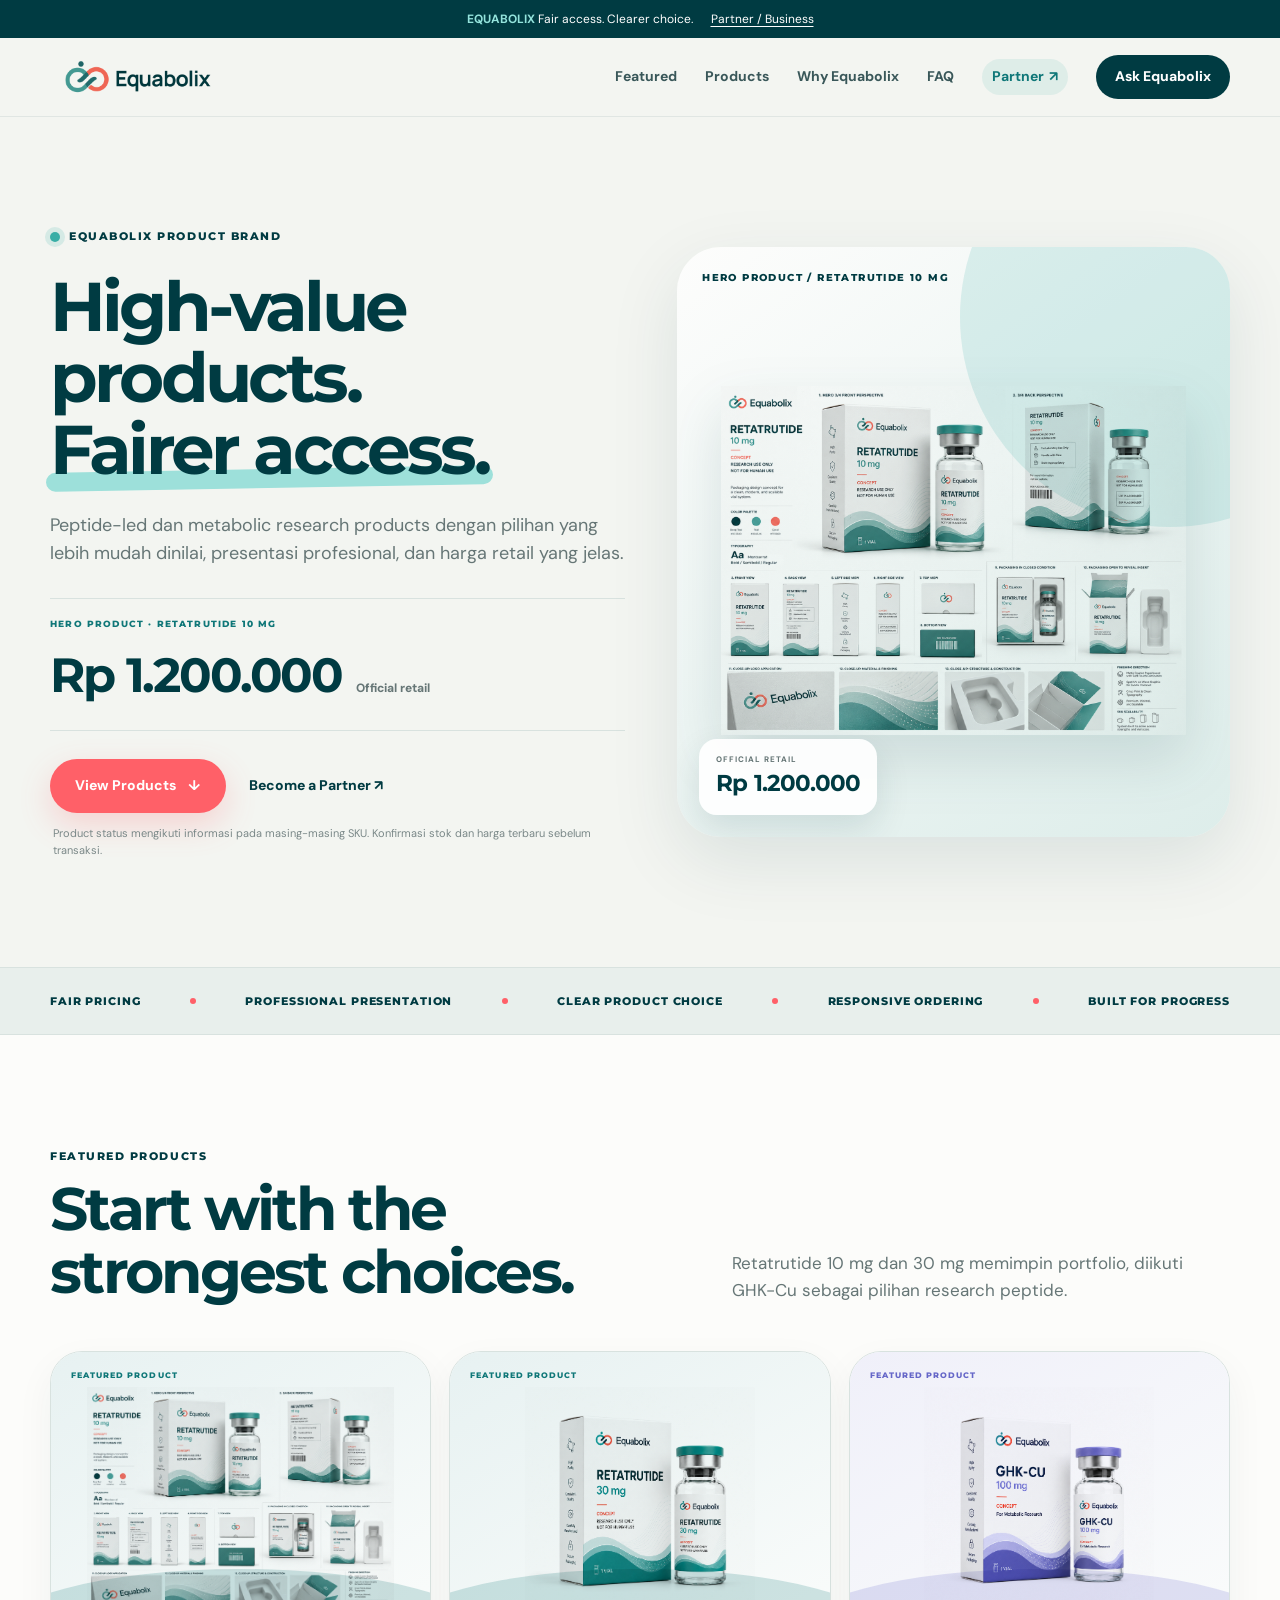
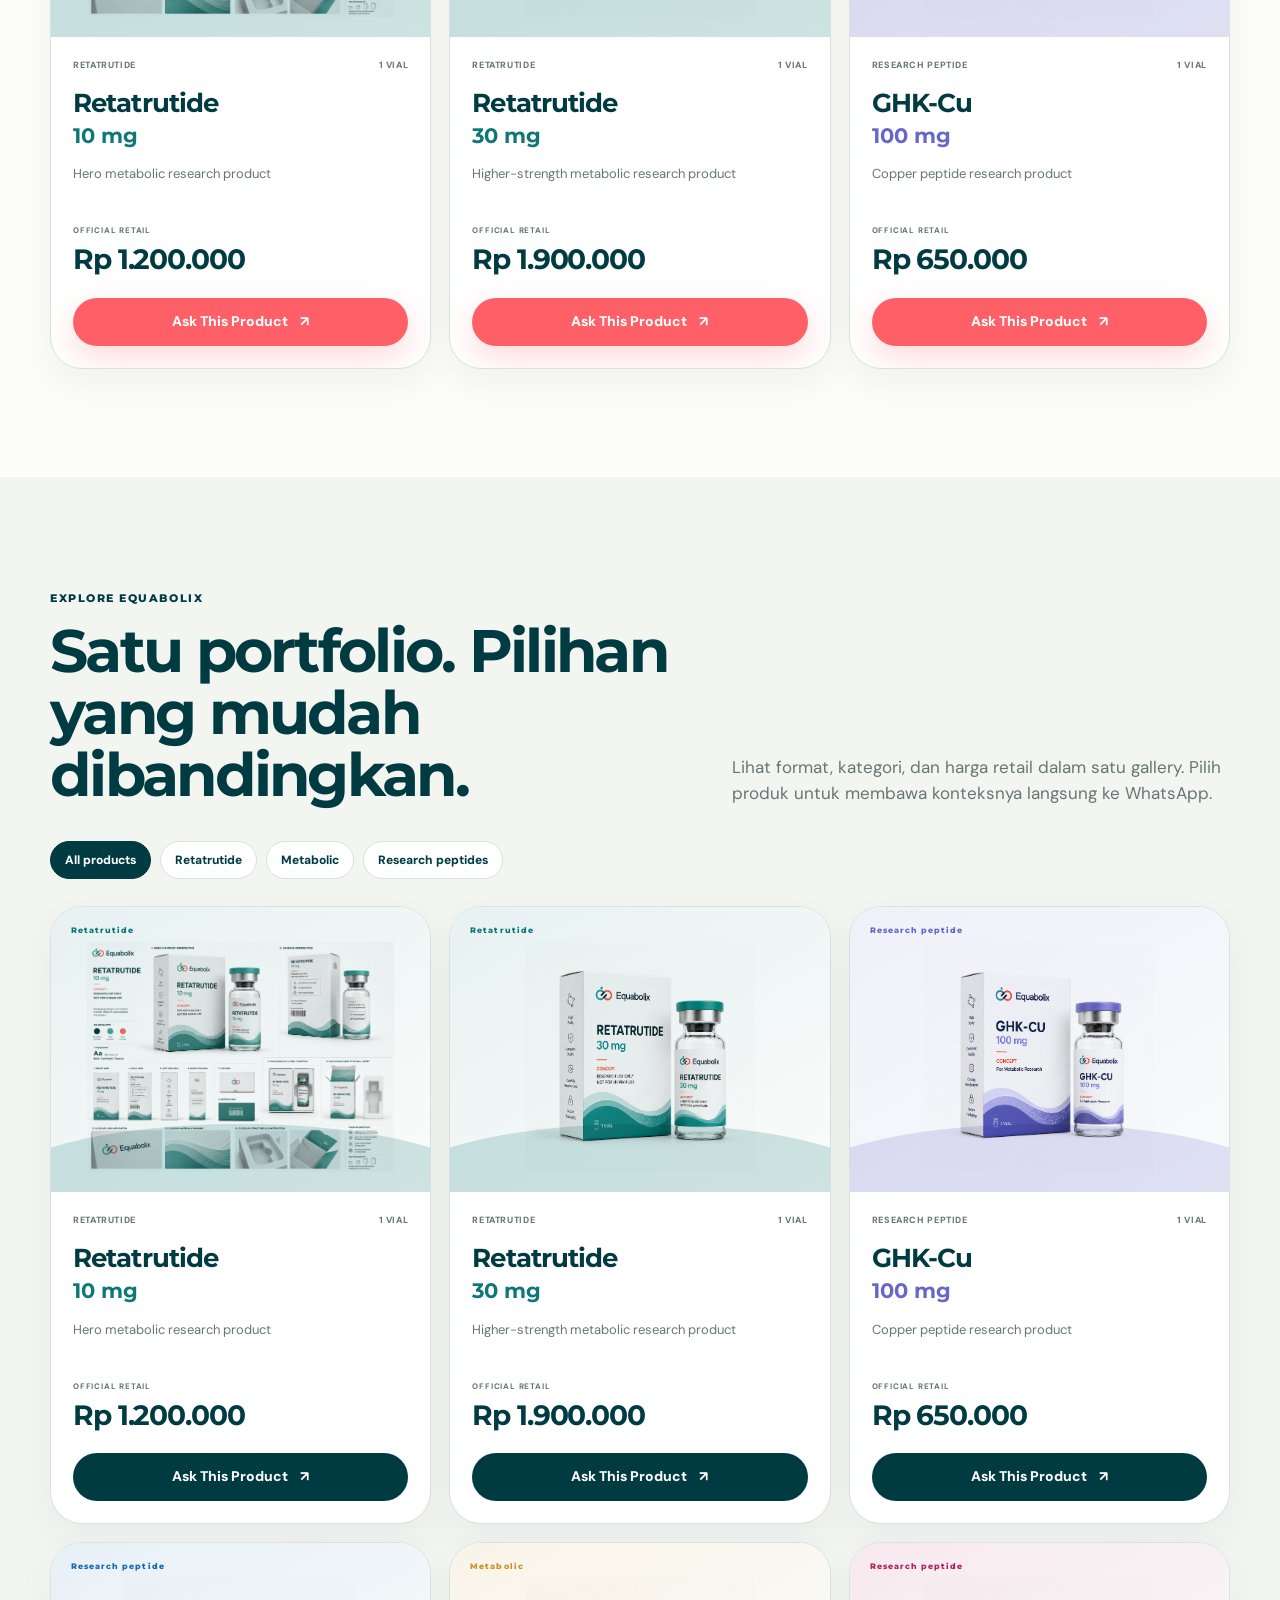
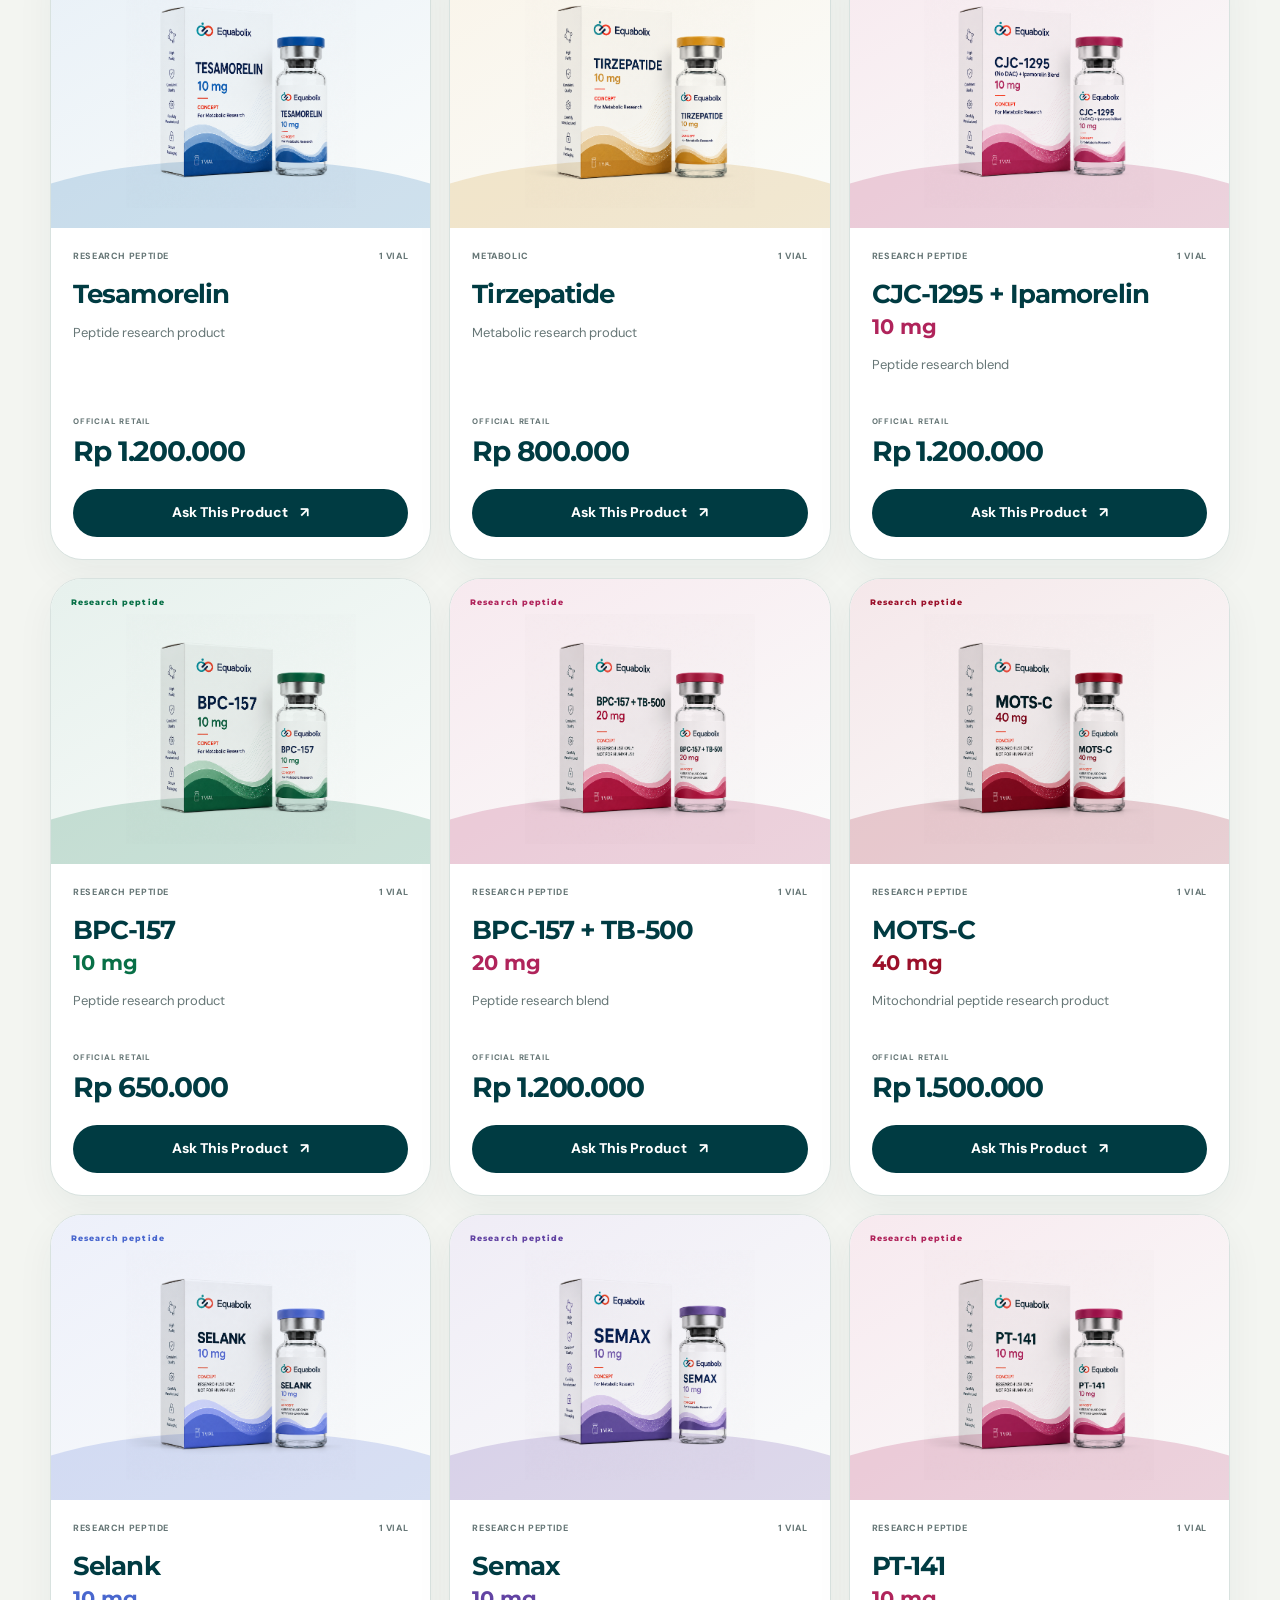
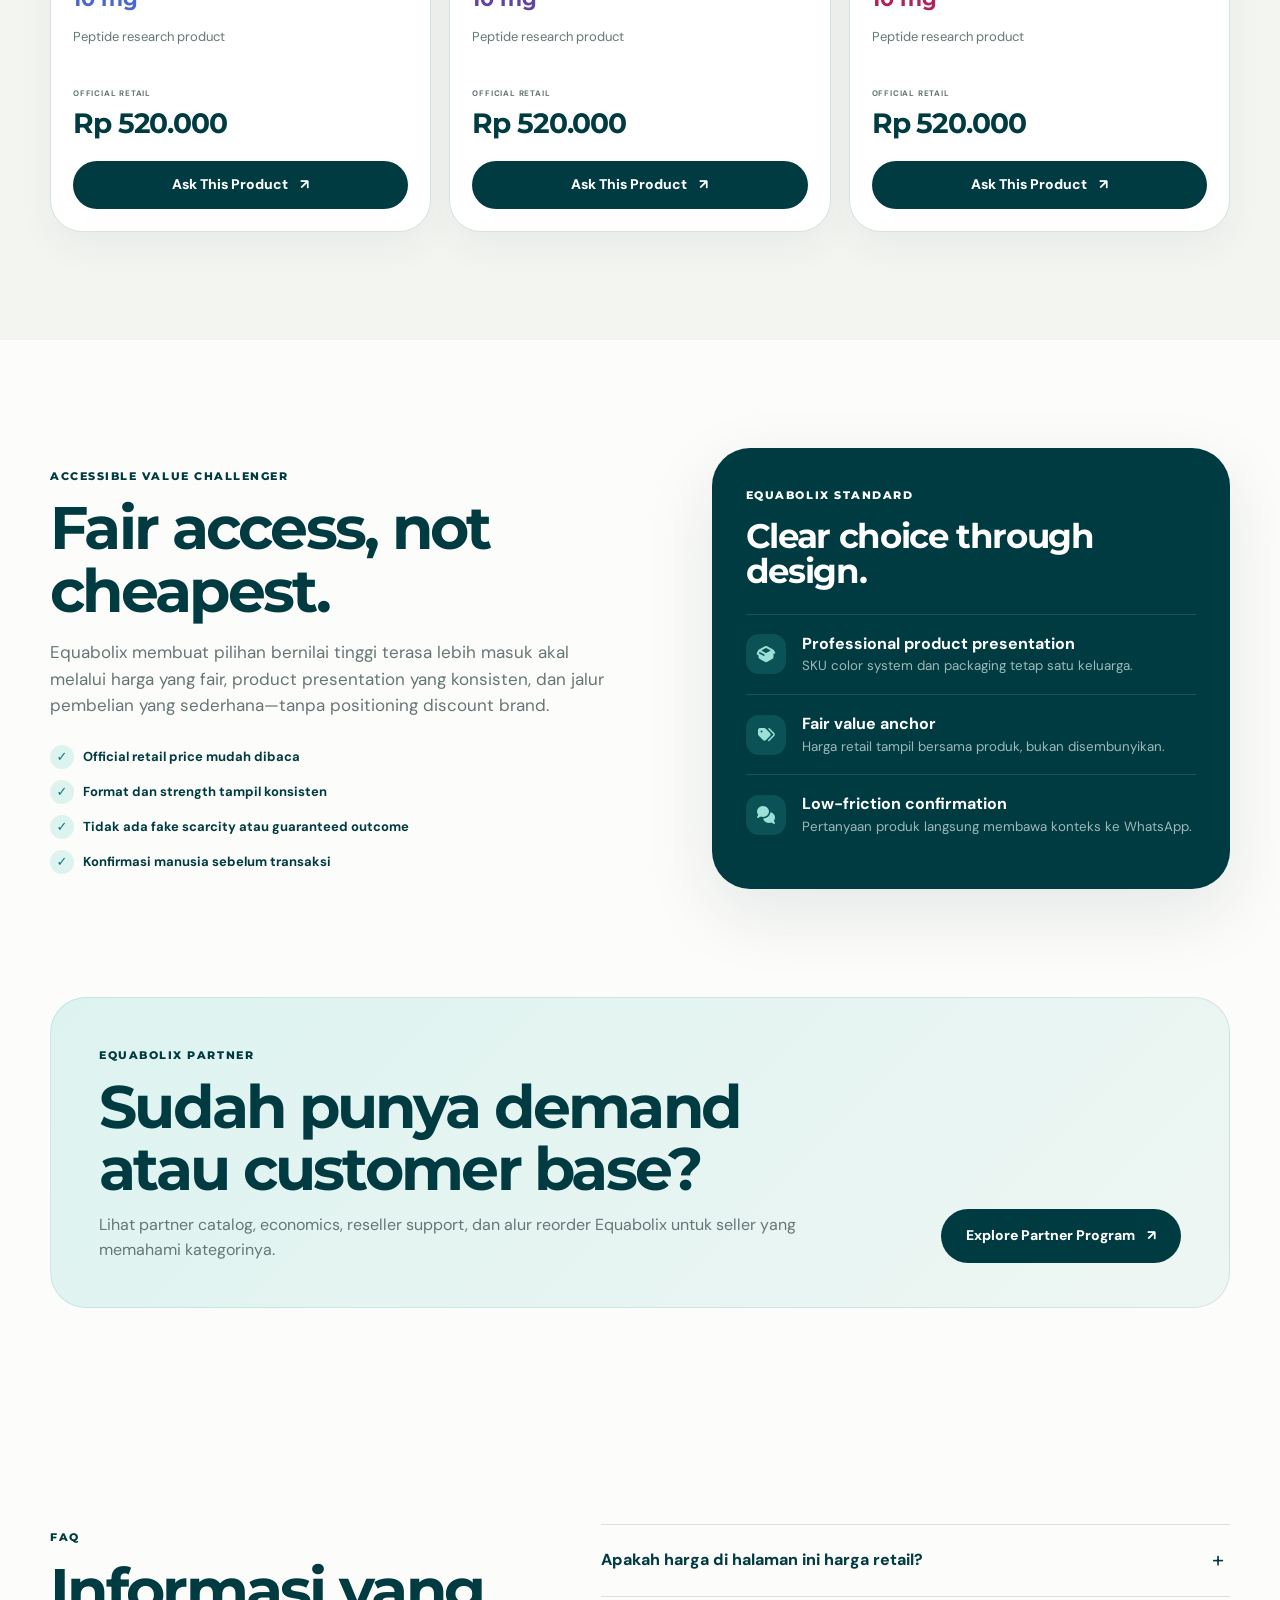
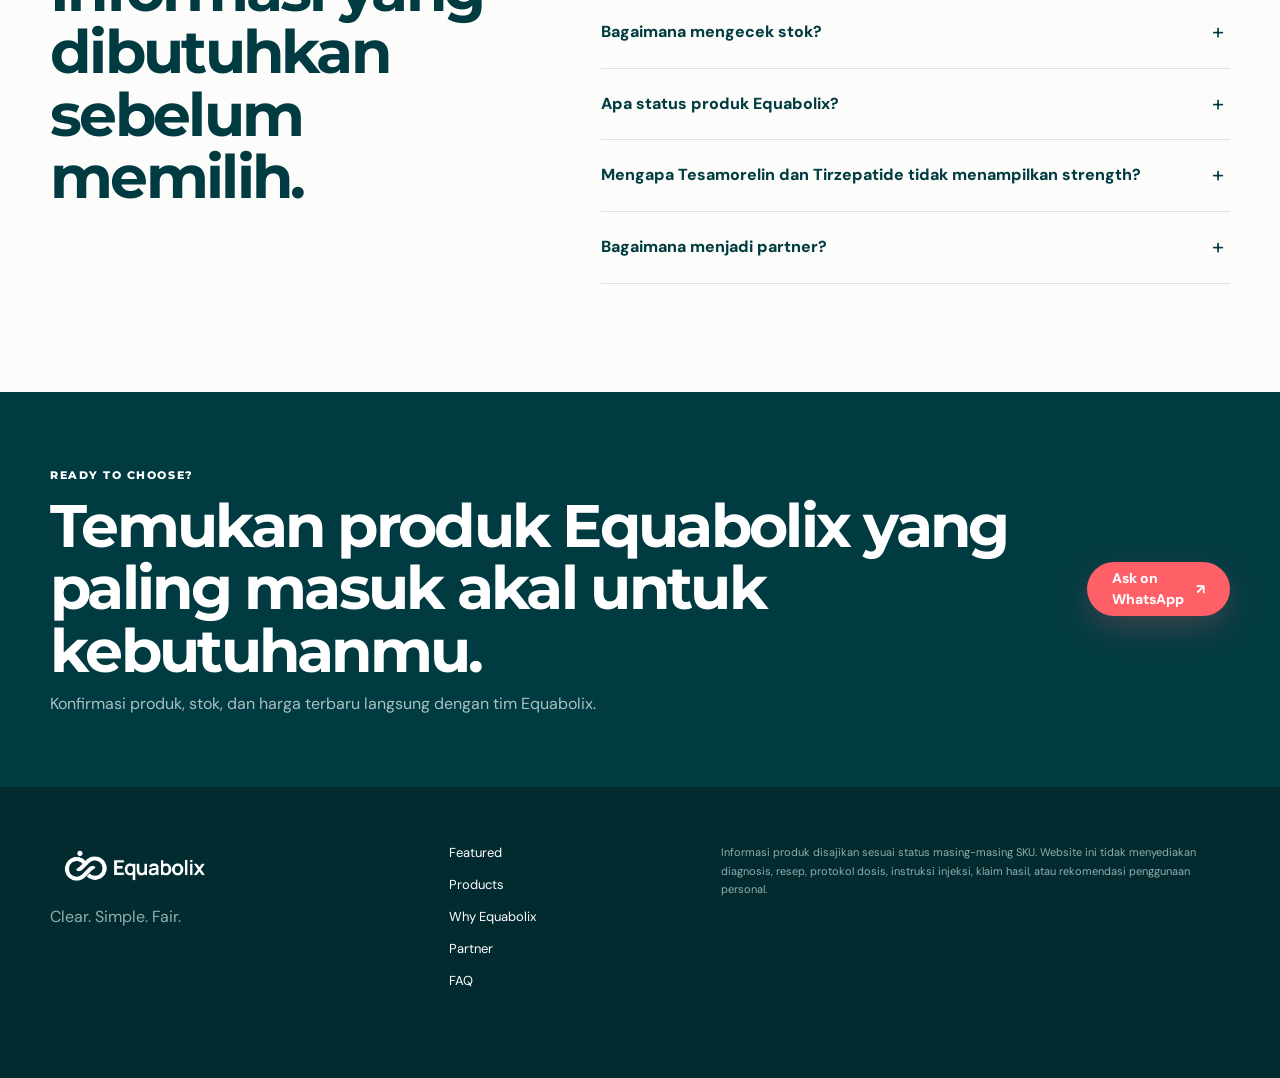
<file: index.html>
<!doctype html>
<html lang="id">

<head>
  <meta charset="utf-8" />
  <meta name="viewport" content="width=device-width, initial-scale=1" />
  <meta name="description"
    content="Jelajahi katalog produk Equabolix: Retatrutide, GHK-CU, Tirzepatide, dan rangkaian produk research lain dengan harga retail yang jelas." />
  <meta name="theme-color" content="#F3F5F1" />
  <meta property="og:title" content="Equabolix | Product Catalog &amp; Fairer Access" />
  <meta property="og:description"
    content="High-value peptide-led products dengan pilihan yang lebih jelas, fair pricing, dan proses order yang sederhana." />
  <meta property="og:type" content="website" />
  <meta property="og:image" content="assets/retatrutide-packaging-board.png" />
  <title>Equabolix | Product Catalog &amp; Fairer Access</title>
  <link rel="icon" href="assets/favicon.png" type="image/png" />
  <link rel="preconnect" href="https://fonts.googleapis.com" />
  <link rel="preconnect" href="https://fonts.gstatic.com" crossorigin />
  <link
    href="https://fonts.googleapis.com/css2?family=DM+Sans:wght@400;500;600;700&amp;family=Montserrat:wght@600;700;800&amp;display=swap"
    rel="stylesheet" />
  <link rel="stylesheet" href="assets/fontawesome/css/fontawesome.min.css?v=7.3.1" />
  <link rel="stylesheet" href="assets/fontawesome/css/solid.min.css?v=7.3.1" />
  <link rel="stylesheet" href="styles.css?v=5.1" />
  <link rel="stylesheet" href="styles-refresh.css?v=5.1" />
</head>

<body class="site-refresh retail-page" data-page="retail">
  <div class="announcement">
    <div class="container announcement__inner"><span><b>EQUABOLIX</b> Fair access. Clearer choice.</span><a
        href="partner/">Partner / Business</a></div>
  </div>

  <header class="site-header" id="top">
    <div class="container nav">
      <a class="brand" href="#top" aria-label="Equabolix homepage"><img src="assets/equabolix-logo-master.png"
          alt="Equabolix" /></a>
      <button class="nav__toggle" type="button" aria-label="Buka menu" aria-expanded="false"
        aria-controls="primary-navigation"><span></span><span></span></button>
      <nav class="nav__links" id="primary-navigation" aria-label="Navigasi utama">
        <a href="#featured">Featured</a><a href="#products">Products</a><a href="#value">Why Equabolix</a><a
          href="#faq">FAQ</a>
        <a class="nav__partner" href="partner/">Partner <span aria-hidden="true">&#8599;</span></a>
        <a class="btn btn--small btn--dark js-wa" href="#" data-source-page="retail" data-location="retail_navigation"
          data-message="Halo Equabolix, saya ingin bertanya mengenai produk Equabolix dan mengecek ketersediaannya.">Ask
          Equabolix</a>
      </nav>
    </div>
  </header>

  <main>
    <section class="section portfolio-hero" aria-labelledby="hero-title">
      <div class="container portfolio-hero__grid">
        <div class="portfolio-hero__copy">
          <div class="eyebrow"><span class="eyebrow__dot"></span> EQUABOLIX PRODUCT BRAND</div>
          <h1 id="hero-title">High-value products.<br><span class="accent-underline">Fairer access.</span></h1>
          <p class="hero__lead">Peptide-led dan metabolic research products dengan pilihan yang lebih mudah dinilai,
            presentasi profesional, dan harga retail yang jelas.</p>
          <div class="portfolio-hero__price"><small>HERO PRODUCT · RETATRUTIDE 10 MG</small>
            <div><strong data-product-price="retatrutide" data-price-kind="retail">Rp1.200.000</strong><span>Official
                retail</span></div>
          </div>
          <div class="hero__actions"><a class="btn btn--primary js-track" href="#products"
              data-event="retail_catalog_view" data-location="retail_hero">View Products <span
                aria-hidden="true">&#8595;</span></a><a class="text-link js-track" href="partner/"
              data-event="partner_cta_click" data-location="retail_hero">Become a Partner <span
                aria-hidden="true">&#8599;</span></a></div>
          <p class="hero__micro">Product status mengikuti informasi pada masing-masing SKU. Konfirmasi stok dan harga
            terbaru sebelum transaksi.</p>
        </div>
        <div class="portfolio-hero__visual" aria-label="Equabolix Retatrutide 10 mg">
          <div class="portfolio-stage"><span class="stage-label">HERO PRODUCT / RETATRUTIDE 10 MG</span><img
              src="assets/retatrutide-pack.webp" alt="Kemasan Equabolix Retatrutide 10 mg" width="960" height="960" />
            <div class="portfolio-stage__badge"><small>OFFICIAL RETAIL</small><strong data-product-price="retatrutide"
                data-price-kind="retail">Rp1.200.000</strong></div>
          </div>
        </div>
      </div>
    </section>

    <section class="partner-ticker" aria-label="Equabolix value proposition">
      <div class="container partner-ticker__inner"><span>Fair pricing</span><i></i><span>Professional
          presentation</span><i></i><span>Clear product choice</span><i></i><span>Responsive
          ordering</span><i></i><span>Built for progress</span></div>
    </section>

    <section class="section section--white" id="featured" aria-labelledby="featured-title">
      <div class="container">
        <div class="section-head">
          <div><span class="kicker">FEATURED PRODUCTS</span>
            <h2 id="featured-title">Start with the strongest choices.</h2>
          </div>
          <p>Retatrutide 10 mg dan 30 mg memimpin portfolio, diikuti GHK-Cu sebagai pilihan research peptide.</p>
        </div>
        <div class="featured-products" data-retail-featured></div>
      </div>
    </section>

    <section class="section catalog-surface" id="products" aria-labelledby="products-title">
      <div class="container">
        <div class="section-head">
          <div><span class="kicker">EXPLORE EQUABOLIX</span>
            <h2 id="products-title">Satu portfolio. Pilihan yang mudah dibandingkan.</h2>
          </div>
          <p>Lihat format, kategori, dan harga retail dalam satu gallery. Pilih produk untuk membawa konteksnya langsung
            ke WhatsApp.</p>
        </div>
        <div class="catalog-filters" role="group" aria-label="Filter katalog retail"><button
            class="catalog-filter is-active" type="button" data-filter="all" data-catalog-scope="retail"
            aria-pressed="true">All products</button><button class="catalog-filter" type="button"
            data-filter="retatrutide" data-catalog-scope="retail" aria-pressed="false">Retatrutide</button><button
            class="catalog-filter" type="button" data-filter="metabolic" data-catalog-scope="retail"
            aria-pressed="false">Metabolic</button><button class="catalog-filter" type="button" data-filter="peptide"
            data-catalog-scope="retail" aria-pressed="false">Research peptides</button></div>
        <div class="product-gallery" data-retail-catalog aria-live="polite"></div>
      </div>
    </section>

    <section class="section section--white" id="value">
      <div class="container trust-layout">
        <div class="trust-copy"><span class="kicker">ACCESSIBLE VALUE CHALLENGER</span>
          <h2>Fair access, not cheapest.</h2>
          <p>Equabolix membuat pilihan bernilai tinggi terasa lebih masuk akal melalui harga yang fair, product
            presentation yang konsisten, dan jalur pembelian yang sederhana—tanpa positioning discount brand.</p>
          <div class="trust-checks">
            <div><span aria-hidden="true">&#10003;</span> Official retail price mudah dibaca</div>
            <div><span aria-hidden="true">&#10003;</span> Format dan strength tampil konsisten</div>
            <div><span aria-hidden="true">&#10003;</span> Tidak ada fake scarcity atau guaranteed outcome</div>
            <div><span aria-hidden="true">&#10003;</span> Konfirmasi manusia sebelum transaksi</div>
          </div>
        </div>
        <div class="brand-proof-card"><span class="kicker">EQUABOLIX STANDARD</span>
          <h3>Clear choice through design.</h3>
          <div><i class="fa-solid fa-box-open" aria-hidden="true"></i>
            <p><strong>Professional product presentation</strong><small>SKU color system dan packaging tetap satu
                keluarga.</small></p>
          </div>
          <div><i class="fa-solid fa-tags" aria-hidden="true"></i>
            <p><strong>Fair value anchor</strong><small>Harga retail tampil bersama produk, bukan disembunyikan.</small>
            </p>
          </div>
          <div><i class="fa-solid fa-comments" aria-hidden="true"></i>
            <p><strong>Low-friction confirmation</strong><small>Pertanyaan produk langsung membawa konteks ke
                WhatsApp.</small></p>
          </div>
        </div>
      </div>
    </section>

    <section class="section partner-entry-section">
      <div class="container partner-entry">
        <div><span class="kicker">EQUABOLIX PARTNER</span>
          <h2>Sudah punya demand atau customer base?</h2>
          <p>Lihat partner catalog, economics, reseller support, dan alur reorder Equabolix untuk seller yang memahami
            kategorinya.</p>
        </div><a class="btn btn--dark js-track" href="partner/" data-event="partner_cta_click"
          data-location="retail_partner_bridge">Explore Partner Program <span aria-hidden="true">&#8599;</span></a>
      </div>
    </section>

    <section class="section section--white" id="faq">
      <div class="container faq-layout">
        <div><span class="kicker">FAQ</span>
          <h2>Informasi yang dibutuhkan sebelum memilih.</h2>
        </div>
        <div class="faq-list">
          <details>
            <summary>Apakah harga di halaman ini harga retail?</summary>
            <p>Ya. Homepage menampilkan official retail price. Partner price hanya digunakan di commercial route
              partner.</p>
          </details>
          <details>
            <summary>Bagaimana mengecek stok?</summary>
            <p>Pilih produk lalu gunakan tombol WhatsApp. Nama produk dan konteks halaman otomatis ikut dalam pesan.</p>
          </details>
          <details>
            <summary>Apa status produk Equabolix?</summary>
            <p>Product status mengikuti informasi pada setiap SKU dan packaging. Produk research tidak diposisikan
              sebagai obat, diagnosis, resep, atau rekomendasi penggunaan personal.</p>
          </details>
          <details>
            <summary>Mengapa Tesamorelin dan Tirzepatide tidak menampilkan strength?</summary>
            <p>Strength tidak ditampilkan karena informasi tersebut belum ditetapkan dalam daftar produk terbaru. Tim
              akan mengonfirmasi detail produk yang berlaku sebelum transaksi.</p>
          </details>
          <details>
            <summary>Bagaimana menjadi partner?</summary>
            <p>Buka halaman Partner untuk melihat catalog, partner economics, qualification, dan memulai percakapan
              dengan tim Equabolix.</p>
          </details>
        </div>
      </div>
    </section>

    <section class="final-cta">
      <div class="container final-cta__inner">
        <div><span class="kicker">READY TO CHOOSE?</span>
          <h2>Temukan produk Equabolix yang paling masuk akal untuk kebutuhanmu.</h2>
          <p>Konfirmasi produk, stok, dan harga terbaru langsung dengan tim Equabolix.</p>
        </div><a class="btn btn--primary js-wa" href="#" data-source-page="retail" data-location="retail_final_cta"
          data-message="Halo Equabolix, saya ingin bertanya mengenai produk Equabolix, harga retail, dan ketersediaan terbaru.">Ask
          on WhatsApp <span aria-hidden="true">&#8599;</span></a>
      </div>
    </section>
  </main>

  <footer>
    <div class="container footer__grid">
      <div class="footer__brand"><img src="assets/equabolix-logo-master.png" alt="Equabolix" />
        <p>Clear. Simple. Fair.</p>
      </div>
      <div class="footer__links"><a href="#featured">Featured</a><a href="#products">Products</a><a href="#value">Why
          Equabolix</a><a href="partner/">Partner</a><a href="#faq">FAQ</a></div>
      <p class="footer__legal">Informasi produk disajikan sesuai status masing-masing SKU. Website ini tidak menyediakan
        diagnosis, resep, protokol dosis, instruksi injeksi, klaim hasil, atau rekomendasi penggunaan personal.</p>
    </div>
  </footer>
  <div class="mobile-buybar">
    <div><small>EXPLORE EQUABOLIX</small><strong>12 current products</strong></div><a class="btn btn--primary"
      href="#products">View Products</a>
  </div>
  <script src="script.js?v=5.4"></script>
</body>

</html>
</file>
<file: styles.css>
:root {
  --paper:#FCFCFA;
  --cream:#F3F5F1;
  --cream-2:#E9EFEA;
  --ink:#003B42;
  --ink-2:#082E33;
  --muted:#667676;
  --line:#D8E2DF;
  --teal:#38AEA6;
  --teal-soft:#DDF3F0;
  --teal-deep:#0F7778;
  --coral:#FF6068;
  --blue:#0D68B6;
  --blue-soft:#E6F2FB;
  --radius-lg:36px;
  --radius-md:24px;
  --shadow:0 24px 70px rgba(0,59,66,.10);
  --container:min(1180px, calc(100vw - 40px));
}
*{box-sizing:border-box} html{scroll-behavior:smooth;scroll-padding-top:110px} body{margin:0;font-family:"DM Sans",system-ui,sans-serif;color:var(--ink);background:var(--cream);line-height:1.55;-webkit-font-smoothing:antialiased} body.menu-open{overflow:hidden} img{max-width:100%;display:block} a{text-decoration:none;color:inherit} button{font:inherit}.container{width:var(--container);margin-inline:auto}.section{padding:108px 0}.section--white{background:var(--paper)}
.announcement{background:var(--ink);color:white;font-size:12px}.announcement__inner{min-height:38px;display:flex;align-items:center;justify-content:center;gap:18px}.announcement b{color:#93E3DC}.announcement a{color:white;text-decoration:underline;text-underline-offset:3px}
.site-header{position:sticky;top:0;z-index:40;background:color-mix(in srgb,var(--cream) 91%,transparent);backdrop-filter:blur(16px);border-bottom:1px solid rgba(0,59,66,.08)}.nav{min-height:78px;display:flex;align-items:center;justify-content:space-between}.brand img{width:176px;height:auto}.nav__links{display:flex;align-items:center;gap:28px;font-size:14px;font-weight:700}.nav__links>a:not(.btn){color:#395759}.nav__toggle{display:none;background:none;border:0;width:42px;height:42px;padding:9px}.nav__toggle span{display:block;height:2px;background:var(--ink);margin:7px 0}
.btn{display:inline-flex;align-items:center;justify-content:center;gap:12px;min-height:54px;padding:0 24px;border-radius:999px;border:1px solid transparent;font-weight:800;font-size:14px;transition:.2s ease;cursor:pointer}.btn:hover{transform:translateY(-2px)}.btn--primary{background:var(--coral);color:white;box-shadow:0 12px 32px rgba(255,96,104,.23)}.btn--primary:hover{background:#F1515A}.btn--dark{background:var(--ink);color:white}.btn--small{min-height:44px;padding-inline:18px}.btn--full{width:100%}
.hero{min-height:770px;display:flex;align-items:center;overflow:hidden}.hero__grid{display:grid;grid-template-columns:1.02fr .98fr;gap:62px;align-items:center}.eyebrow,.kicker{font-family:"Montserrat",sans-serif;font-size:11px;font-weight:800;letter-spacing:.14em}.eyebrow{display:inline-flex;align-items:center;gap:9px;margin-bottom:25px}.eyebrow__dot{width:10px;height:10px;border-radius:50%;background:var(--teal);box-shadow:0 0 0 5px rgba(56,174,166,.16)}h1,h2,h3{font-family:"Montserrat",sans-serif;line-height:1.04;margin-top:0}h1{font-size:clamp(50px,6vw,78px);letter-spacing:-.055em;margin-bottom:26px}.accent-underline{position:relative;z-index:1;white-space:nowrap}.accent-underline:after{content:"";position:absolute;z-index:-1;left:-4px;right:-5px;bottom:.05em;height:.27em;border-radius:999px;background:#9DE0DA;transform:rotate(-1deg)}.hero__lead{max-width:630px;font-size:18px;color:var(--muted);margin:0 0 28px}.hero__offerline{display:flex;align-items:baseline;gap:16px;border-top:1px solid var(--line);padding-top:22px;margin-bottom:16px}.hero__offerline span{font-size:13px;color:var(--muted);font-weight:700}.hero__offerline strong{font-family:"Montserrat",sans-serif;font-size:38px;letter-spacing:-.04em}.bonus-strip{display:flex;gap:9px;margin-bottom:28px;flex-wrap:wrap}.bonus-strip>div{display:flex;align-items:center;gap:9px;padding:9px 12px;border:1px solid var(--line);background:rgba(255,255,255,.58);border-radius:15px}.bonus-strip b{display:grid;place-items:center;width:22px;height:22px;border-radius:50%;background:var(--teal-soft);color:var(--teal-deep)}.bonus-strip span{font-size:12px;font-weight:800;line-height:1.15}.bonus-strip small{font-weight:500;color:var(--muted)}.hero__actions{display:flex;align-items:center;gap:23px}.text-link{font-weight:800;font-size:14px}.hero__micro{font-size:11px;color:#7A8888;margin:12px 0 0 3px}
.hero__visual{position:relative;min-height:590px;display:grid;place-items:center}.product-stage{position:relative;width:min(500px,94%);height:555px;border-radius:44px;background:linear-gradient(145deg,#FDFDFC,#E2EFEC 78%);box-shadow:var(--shadow);overflow:hidden;display:grid;place-items:center}.product-stage:before{content:"";position:absolute;width:340px;height:340px;border-radius:50%;background:rgba(56,174,166,.16);right:-110px;top:-70px}.product-stage:after{content:"";position:absolute;inset:auto -10% -12% 18%;height:43%;border-radius:50% 50% 0 0;background:linear-gradient(165deg,rgba(56,174,166,.15),rgba(15,119,120,.28))}.stage-label{position:absolute;left:25px;top:23px;z-index:4;font-family:"Montserrat",sans-serif;font-size:10px;font-weight:800;letter-spacing:.14em}.hero-product{position:absolute;width:76%;left:8%;top:42px;z-index:2;border-radius:24px;mix-blend-mode:multiply}.bac-mini{position:absolute;width:205px;height:180px;right:16px;bottom:20px;z-index:4;border-radius:22px;background:white;box-shadow:0 18px 44px rgba(0,59,66,.14);overflow:hidden;border:1px solid rgba(0,59,66,.08)}.bac-mini span{position:absolute;z-index:3;right:11px;top:11px;background:var(--blue);color:white;border-radius:999px;padding:5px 8px;font-size:9px;font-weight:800;letter-spacing:.08em}.bac-mini img{width:100%;height:100%;object-fit:cover;object-position:center;mix-blend-mode:multiply}.floating-card{position:absolute;z-index:5;background:rgba(255,255,255,.91);border:1px solid rgba(0,59,66,.09);box-shadow:0 14px 36px rgba(0,59,66,.12);backdrop-filter:blur(10px)}.floating-card--price{left:14px;bottom:22px;border-radius:20px;padding:15px 17px;width:190px}.floating-card--price small,.floating-card--price span{display:block;font-size:9px;color:var(--muted);font-weight:700}.floating-card--price strong{display:block;font-family:"Montserrat",sans-serif;font-size:22px;letter-spacing:-.04em}.floating-card--clear{right:-8px;top:107px;border-radius:999px;padding:11px 14px;font-size:11px;font-weight:800;display:flex;align-items:center;gap:8px}.floating-card--clear i{width:8px;height:8px;border-radius:50%;background:var(--coral)}.orbit{position:absolute;border:1px solid rgba(0,59,66,.09);border-radius:50%}.orbit--one{width:570px;height:570px}.orbit--two{width:650px;height:650px}
.ticker{overflow:hidden;border-block:1px solid var(--line);background:#E8EFEC}.ticker__track{width:max-content;min-height:64px;display:flex;align-items:center;gap:25px;animation:ticker 28s linear infinite;padding-left:20px;font-family:"Montserrat",sans-serif;font-size:12px;font-weight:800;letter-spacing:.13em}.ticker__track i{width:7px;height:7px;border-radius:50%;background:var(--coral)}@keyframes ticker{to{transform:translateX(-35%)}}
.section-head{display:grid;grid-template-columns:1fr .8fr;gap:60px;align-items:end;margin-bottom:48px}.section-head h2,.trust-copy h2,.faq-layout h2,.order-panel h2,.final-cta h2{font-size:clamp(38px,5vw,60px);letter-spacing:-.045em;margin:10px 0 0}.section-head>p{margin:0;color:var(--muted);font-size:17px}.section-head--compact{margin-bottom:30px}
.bundle-grid{display:grid;grid-template-columns:1.25fr 1.25fr .75fr .75fr;gap:14px}.bundle-card{min-height:350px;border-radius:30px;background:var(--cream);border:1px solid rgba(0,59,66,.08);padding:22px;position:relative;overflow:hidden;display:flex;flex-direction:column;justify-content:space-between}.bundle-card--hero{background:var(--teal-soft)}.bundle-card--blue{background:var(--blue-soft)}.bundle-card__count{position:absolute;right:20px;top:18px;font-family:"Montserrat",sans-serif;font-weight:800;font-size:12px}.bundle-card__visual{height:205px;display:grid;place-items:center;overflow:hidden}.bundle-card__visual img{width:100%;height:100%;object-fit:cover;mix-blend-mode:multiply;border-radius:20px}.bundle-card small{font-size:9px;font-weight:800;letter-spacing:.12em;color:var(--muted)}.bundle-card h3{font-size:22px;letter-spacing:-.03em;margin:5px 0 7px}.bundle-card p{margin:0;color:var(--muted);font-size:14px}.icon-card{justify-content:flex-end}.line-icon{height:150px;display:grid;place-items:center;margin-bottom:auto}.syringe-icon:before{content:"";width:92px;height:16px;border:3px solid var(--ink);border-radius:6px;transform:rotate(-36deg);box-shadow:24px 0 0 -6px var(--cream),28px 0 0 -4px var(--ink)}.syringe-icon:after{content:"";position:absolute;width:42px;height:3px;background:var(--coral);transform:translate(55px,-40px) rotate(-36deg)}.swab-icon span{display:grid;place-items:center;width:92px;height:92px;border:3px solid var(--ink);border-radius:18px;transform:rotate(8deg);font-family:"Montserrat",sans-serif;font-size:10px;letter-spacing:.14em}.offer-total{margin-top:18px;border-radius:30px;background:var(--ink);color:white;padding:25px 28px;display:grid;grid-template-columns:1fr .8fr auto;gap:25px;align-items:center}.offer-total>div{display:grid}.offer-total span{font-size:10px;color:#A8C2C0;font-weight:800;letter-spacing:.1em}.offer-total strong{font-family:"Montserrat",sans-serif;font-size:25px}.offer-total__price strong{font-size:32px}
.why-section{background:var(--cream)}.value-grid{display:grid;grid-template-columns:repeat(3,1fr);gap:16px}.value-card{min-height:320px;border-radius:32px;background:white;border:1px solid var(--line);padding:28px;position:relative;display:flex;flex-direction:column;justify-content:flex-end}.value-card--teal{background:var(--teal);color:white}.value-card>span{position:absolute;right:24px;top:21px;font-family:"Montserrat",sans-serif;font-size:12px;font-weight:800}.value-card h3{font-size:27px;letter-spacing:-.035em;margin-bottom:9px}.value-card p{margin:0;color:var(--muted)}.value-card--teal p{color:#E8FFFF}
.product-layout{display:grid;grid-template-columns:1fr 1fr;gap:70px;align-items:center}.product-media{min-height:620px;border-radius:44px;background:linear-gradient(145deg,#E2F2EF,#F8FAF8);position:relative;display:grid;place-items:center;overflow:hidden;box-shadow:var(--shadow)}.product-media__top{position:absolute;inset:25px 28px auto;display:flex;justify-content:space-between;z-index:3;font-family:"Montserrat",sans-serif;font-size:10px;font-weight:800;letter-spacing:.13em}.product-media>img{width:82%;mix-blend-mode:multiply;z-index:2;border-radius:26px}.wave-lines{position:absolute;width:500px;height:250px;border:1px solid rgba(56,174,166,.22);border-radius:50%;right:-180px;bottom:-40px}.wave-lines:before,.wave-lines:after{content:"";position:absolute;inset:20px;border:1px solid rgba(56,174,166,.16);border-radius:50%}.wave-lines:after{inset:40px}.product-copy h2{font-size:clamp(46px,5vw,67px);margin:10px 0 8px;letter-spacing:-.05em}.product-copy h2 span{color:var(--teal-deep)}.product-subtitle{color:var(--coral);font-weight:800;margin:0 0 30px;font-size:13px}.price-row{display:flex;align-items:baseline;gap:9px;padding:24px 0;border-block:1px solid var(--line)}.price-row strong{font-family:"Montserrat",sans-serif;font-size:clamp(40px,5vw,60px);letter-spacing:-.055em}.price-row span{color:var(--muted)}.product-description{margin:25px 0;font-size:16px;color:var(--muted)}.spec-list{display:grid;grid-template-columns:1fr 1fr;border:1px solid var(--line);border-radius:20px;overflow:hidden;margin-bottom:15px}.spec-list div{padding:16px;display:grid;gap:3px}.spec-list div:nth-child(odd){border-right:1px solid var(--line)}.spec-list div:nth-child(-n+2){border-bottom:1px solid var(--line)}.spec-list span{font-size:10px;color:var(--muted)}.spec-list strong{font-size:13px}.included-mini{padding:13px 15px;border-radius:14px;background:var(--teal-soft);font-size:12px;margin-bottom:16px}.microcopy{font-size:10px;line-height:1.6;color:#7B8989;margin:12px 2px 0}
.trust-section{background:var(--cream)}.trust-layout{display:grid;grid-template-columns:1fr .9fr;gap:86px;align-items:center}.trust-copy p{color:var(--muted);font-size:17px}.trust-checks{display:grid;gap:11px;margin-top:27px}.trust-checks div{display:flex;align-items:center;gap:9px;font-weight:700;font-size:13px}.trust-checks span{display:grid;place-items:center;width:24px;height:24px;border-radius:50%;background:var(--teal-soft);color:var(--teal-deep)}.trust-card{background:var(--ink);color:white;border-radius:36px;padding:25px;box-shadow:var(--shadow)}.trust-card__head{display:flex;justify-content:space-between;align-items:center;padding:2px 0 18px;font-size:9px;font-weight:800;letter-spacing:.13em}.trust-card__head i{width:22px;height:5px;border-radius:99px;background:var(--coral)}.trust-step{display:grid;grid-template-columns:42px 1fr;gap:14px;align-items:center;padding:17px;border-top:1px solid rgba(255,255,255,.12);border-radius:15px}.trust-step>span{color:#8BB5B3;font-size:10px;font-weight:800}.trust-step div{display:grid}.trust-step strong{font-size:13px}.trust-step small{color:#9FB8B7}.trust-step--active{background:var(--teal);color:white;border-top-color:transparent}.trust-step--active small,.trust-step--active>span{color:#E7FFFF}
.packaging-gallery{display:grid;grid-template-columns:1fr 1fr;gap:18px}.packaging-gallery figure{margin:0;border:1px solid var(--line);border-radius:28px;overflow:hidden;background:white}.packaging-gallery img{width:100%;aspect-ratio:4/3;object-fit:cover}.packaging-gallery figcaption{padding:13px 16px;color:var(--muted);font-size:11px}
.order-section{padding-top:0;background:var(--cream)}.order-panel{background:var(--teal);color:white;border-radius:42px;padding:52px}.order-panel__head{display:grid;grid-template-columns:1fr .8fr;gap:45px;align-items:end;margin-bottom:40px}.order-panel__head p{margin:0;color:#E6FFFD}.steps{display:grid;grid-template-columns:repeat(3,1fr);gap:13px;margin-bottom:25px}.step{background:rgba(255,255,255,.78);color:var(--ink);border:1px solid rgba(0,59,66,.07);border-radius:23px;padding:24px}.step>span{display:grid;place-items:center;width:29px;height:29px;border-radius:50%;background:var(--ink);color:white;font-weight:800;margin-bottom:35px}.step h3{font-size:22px;letter-spacing:-.03em;margin-bottom:7px}.step p{margin:0;color:#527374;font-size:14px}
.faq-layout{display:grid;grid-template-columns:.75fr 1fr;gap:80px}.faq-list{border-top:1px solid var(--line)}.faq-list details{border-bottom:1px solid var(--line)}.faq-list summary{list-style:none;cursor:pointer;font-weight:800;padding:23px 44px 23px 0;position:relative}.faq-list summary::-webkit-details-marker{display:none}.faq-list summary:after{content:"+";position:absolute;right:6px;top:18px;font-size:22px;font-weight:400}.faq-list details[open] summary:after{content:"−"}.faq-list p{color:var(--muted);margin:-5px 44px 22px 0}.final-cta{background:var(--ink);color:white;padding:70px 0}.final-cta__inner{display:flex;align-items:center;justify-content:space-between;gap:45px}.final-cta h2{margin:8px 0 10px}.final-cta p{margin:0;color:#A8C0BF}.final-cta__action{display:flex;align-items:center;gap:22px}.final-cta__action>strong{font-family:"Montserrat",sans-serif;font-size:30px}
footer{background:#022B30;color:white;padding:56px 0 86px}.footer__grid{display:grid;grid-template-columns:.8fr .5fr 1.2fr;gap:60px}.footer__brand img{width:170px;filter:brightness(0) invert(1)}.footer__brand p,.footer__legal{color:#91AEAC}.footer__links{display:grid;align-content:start;gap:12px;font-size:13px}.footer__legal{font-size:11px;line-height:1.7;margin:0}.mobile-buybar{display:none}.reveal{opacity:0;transform:translateY(18px);transition:opacity .65s ease,transform .65s ease}.reveal.is-visible{opacity:1;transform:none}
@media(max-width:980px){:root{--container:min(100% - 30px,760px)}.nav__toggle{display:block}.nav__links{position:fixed;top:115px;left:15px;right:15px;padding:22px;background:white;border:1px solid var(--line);border-radius:22px;box-shadow:var(--shadow);display:grid;gap:17px;transform:translateY(-12px);opacity:0;visibility:hidden;transition:.25s ease}.menu-open .nav__links{transform:none;opacity:1;visibility:visible}.hero{min-height:auto}.hero__grid,.product-layout,.trust-layout,.faq-layout,.section-head,.order-panel__head{grid-template-columns:1fr}.hero__grid{gap:25px}.hero__visual{min-height:600px}.section-head,.order-panel__head{gap:20px}.product-layout,.trust-layout,.faq-layout{gap:48px}.bundle-grid{grid-template-columns:1fr 1fr}.value-grid,.steps{grid-template-columns:1fr}.value-card{min-height:240px}.offer-total{grid-template-columns:1fr 1fr}.offer-total .btn{grid-column:1/-1}.footer__grid{grid-template-columns:1fr 1fr}.footer__legal{grid-column:1/-1}.packaging-gallery{grid-template-columns:1fr}}
@media(max-width:640px){.section{padding:76px 0}.announcement__inner{justify-content:space-between;font-size:10px;gap:12px}.announcement__inner span{max-width:78%}.nav{min-height:68px}.brand img{width:150px}.nav__links{top:105px}h1{font-size:clamp(43px,13vw,59px)}.accent-underline{white-space:normal}.hero__lead{font-size:16px}.hero__offerline{display:block}.hero__offerline span{display:block;margin-bottom:3px}.hero__offerline strong{font-size:34px}.bonus-strip{display:grid;grid-template-columns:repeat(3,1fr)}.bonus-strip>div{padding:9px 8px;align-items:flex-start}.bonus-strip b{display:none}.hero__actions{flex-direction:column;align-items:stretch}.text-link{padding-left:4px}.hero__visual{min-height:500px}.product-stage{width:100%;height:475px;border-radius:32px}.hero-product{width:90%;left:0;top:50px}.bac-mini{width:160px;height:140px;right:10px;bottom:12px}.floating-card--price{left:10px;bottom:12px;width:170px;padding:12px 14px}.floating-card--price strong{font-size:19px}.floating-card--clear{right:8px;top:75px}.orbit--one{width:470px;height:470px}.orbit--two{display:none}.section-head h2,.trust-copy h2,.faq-layout h2,.order-panel h2,.final-cta h2{font-size:39px}.bundle-grid{grid-template-columns:1fr}.bundle-card{min-height:300px}.bundle-card__visual{height:180px}.offer-total{grid-template-columns:1fr}.offer-total__price strong{font-size:28px}.product-media{min-height:480px}.product-media>img{width:96%}.product-copy h2{font-size:45px}.price-row{display:block}.price-row strong{display:block;font-size:43px}.spec-list{grid-template-columns:1fr}.spec-list div{border-bottom:1px solid var(--line)}.spec-list div:nth-child(odd){border-right:0}.spec-list div:last-child{border-bottom:0}.order-panel{padding:32px 21px;border-radius:30px}.step>span{margin-bottom:22px}.final-cta__inner{flex-direction:column;align-items:flex-start}.final-cta__action{width:100%;flex-direction:column;align-items:flex-start}.final-cta__action .btn{width:100%}.footer__grid{grid-template-columns:1fr;gap:32px}.footer__legal{grid-column:auto}.mobile-buybar{position:fixed;z-index:60;left:10px;right:10px;bottom:10px;display:flex;align-items:center;justify-content:space-between;gap:12px;padding:9px 10px 9px 15px;background:rgba(0,59,66,.96);color:white;border-radius:22px;box-shadow:0 16px 44px rgba(0,0,0,.22);backdrop-filter:blur(12px)}.mobile-buybar div{display:grid}.mobile-buybar small{font-size:9px;color:#B4CFCD}.mobile-buybar strong{font-family:"Montserrat",sans-serif;font-size:17px}.mobile-buybar .btn{min-height:44px;padding:0 16px}}
@media(prefers-reduced-motion:reduce){html{scroll-behavior:auto}*,*:before,*:after{animation-duration:.01ms!important;animation-iteration-count:1!important;transition-duration:.01ms!important}}



/* Hero visual refinement based on feedback */
.product-stage--hero{
  height: 560px;
  padding: 18px;
}
.hero-visual-grid{
  position:absolute;
  inset:58px 20px 20px 20px;
  display:grid;
  grid-template-columns: 1.05fr .95fr;
  gap:18px;
  align-items:stretch;
}
.hero-bottle-wrap{
  position:relative;
  border-radius:28px;
  background:linear-gradient(180deg,#F9FEFE,#EAF7F7 90%);
  display:grid;
  place-items:center;
  overflow:hidden;
}
.hero-bottle-wrap:before{
  content:"";
  position:absolute;
  width:320px;
  height:320px;
  border-radius:50%;
  background:rgba(64,168,171,.18);
  filter:blur(2px);
}
.hero-bottle{
  position:relative;
  width:min(86%,360px);
  height:auto;
  object-fit:contain;
  filter:drop-shadow(0 28px 28px rgba(39,78,79,.18));
}
.person-card{
  position:relative;
  border-radius:28px;
  background:white;
  border:1px solid rgba(0,59,66,.08);
  box-shadow:0 18px 46px rgba(28,73,73,.08);
  padding:16px 16px 18px;
  display:grid;
  align-content:start;
}
.person-card__label{
  font-size:10px;
  font-weight:800;
  letter-spacing:.14em;
  color:var(--teal-deep);
  margin-bottom:10px;
}
.person-card img{
  width:100%;
  border-radius:18px;
  background:#F7FBFB;
}
.person-card p{
  margin:12px 4px 0;
  color:var(--muted);
  font-size:13px;
  line-height:1.55;
}
.bac-mini--hero{
  width:150px;
  height:150px;
  right:18px;
  bottom:18px;
}
.bac-mini--hero img{
  width:86%;
  object-fit:contain;
}
.people-section{
  background:linear-gradient(180deg,#F7FBFB,#EFF7F8);
}
.people-layout{
  display:grid;
  grid-template-columns: .95fr 1.05fr;
  gap:70px;
  align-items:center;
}
.people-copy h2{
  font-size:clamp(38px,5vw,60px);
  letter-spacing:-.045em;
  margin:10px 0 16px;
}
.people-copy p{
  color:var(--muted);
  font-size:17px;
  margin:0 0 26px;
}
.people-stage{
  background:white;
  border:1px solid var(--line);
  border-radius:38px;
  overflow:hidden;
  box-shadow:var(--shadow);
}
.people-stage img{
  width:100%;
  height:auto;
  display:block;
}
@media(max-width:980px){
  .hero-visual-grid,
  .people-layout{
    grid-template-columns:1fr;
  }
  .product-stage--hero{
    height:auto;
    min-height:680px;
  }
  .hero-visual-grid{
    position:relative;
    inset:auto;
    padding-top:42px;
  }
  .hero-bottle-wrap{
    min-height:320px;
  }
  .bac-mini--hero{
    width:140px;
    height:132px;
    right:14px;
    bottom:14px;
  }
}
@media(max-width:640px){
  .product-stage--hero{
    height:auto;
    min-height:610px;
    padding:14px;
  }
  .hero-visual-grid{
    gap:14px;
    padding-top:34px;
  }
  .hero-bottle{
    width:min(84%,250px);
  }
  .person-card p{
    font-size:12px;
  }
  .bac-mini--hero{
    width:120px;
    height:112px;
    right:10px;
    bottom:10px;
  }
  .people-copy p{
    font-size:16px;
  }
}

/* Brand Bible V2 refinement: preserve the V3 visual system while improving
   product-status hierarchy, value clarity, and responsive image behavior. */
.hero__copy,.hero__visual,.product-copy,.product-media{min-width:0}
.brand img{width:176px;height:48px;object-fit:cover;object-position:center}
.footer__brand img{width:170px;height:46px;object-fit:cover;object-position:center;filter:brightness(0) invert(1)}
.hero__grid{grid-template-columns:minmax(0,1.04fr) minmax(430px,.96fr);gap:42px}
.hero__copy h1{font-size:clamp(48px,4.8vw,68px);max-width:690px}
.status-notice{display:flex;align-items:center;gap:12px;width:max-content;max-width:100%;margin:0 0 19px;padding:9px 13px;border:1px solid rgba(255,96,104,.28);border-radius:14px;background:#FFF8F7}
.status-notice span{font-family:"Montserrat",sans-serif;font-size:8px;font-weight:800;letter-spacing:.13em;color:var(--coral)}
.status-notice strong{font-size:11px;color:var(--ink)}
.product-stage--hero{height:590px;padding:18px;overflow:hidden}
.hero-vial{position:relative;z-index:2;width:91%;height:91%;object-fit:contain;mix-blend-mode:multiply;filter:drop-shadow(0 28px 28px rgba(39,78,79,.14))}
.stage-status{position:absolute;z-index:5;right:22px;top:21px;padding:7px 10px;border-radius:999px;background:var(--coral);color:white;font-family:"Montserrat",sans-serif;font-size:8px;font-weight:800;letter-spacing:.1em}
.bac-mini--hero{width:128px;height:142px;right:18px;bottom:18px}
.bac-mini--hero img{width:100%;height:100%;object-fit:contain;mix-blend-mode:multiply}
.floating-card--price{left:18px;bottom:18px}
.floating-card--clear{right:16px;top:86px}

.friction-section{background:var(--cream)}
.friction-grid{display:grid;grid-template-columns:repeat(3,1fr);gap:15px}
.friction-card{position:relative;min-height:270px;padding:27px;border:1px solid var(--line);border-radius:30px;background:rgba(255,255,255,.72);display:flex;flex-direction:column;justify-content:flex-end}
.friction-card>span{position:absolute;right:24px;top:21px;font-family:"Montserrat",sans-serif;font-size:11px;font-weight:800}
.friction-card small{font-family:"Montserrat",sans-serif;font-size:9px;font-weight:800;letter-spacing:.12em;color:var(--teal-deep)}
.friction-card h3{font-size:24px;letter-spacing:-.035em;margin:9px 0 8px}
.friction-card p{margin:0;color:var(--muted);font-size:14px}

.comparison-panel{margin-top:18px;padding:28px;border-radius:30px;background:var(--ink);color:white;display:grid;grid-template-columns:.85fr 1.35fr;gap:42px;align-items:center}
.comparison-panel__intro h3{font-size:25px;letter-spacing:-.035em;margin:9px 0 0}
.comparison-panel dl{margin:0;display:grid;grid-template-columns:1fr 1fr;border:1px solid rgba(255,255,255,.14);border-radius:20px;overflow:hidden}
.comparison-panel dl div{padding:15px 17px;display:grid;gap:2px}
.comparison-panel dl div:nth-child(odd){border-right:1px solid rgba(255,255,255,.14)}
.comparison-panel dl div:nth-child(-n+2){border-bottom:1px solid rgba(255,255,255,.14)}
.comparison-panel dt{font-size:9px;color:#9DB7B5;letter-spacing:.08em;text-transform:uppercase}
.comparison-panel dd{margin:0;font-size:13px;font-weight:800}

.product-proof{margin-top:80px}
.product-proof__head{display:grid;grid-template-columns:1fr 1fr;gap:30px;align-items:end;margin-bottom:25px}
.product-proof__head h3{font-size:30px;letter-spacing:-.035em;margin:9px 0 0}
.product-proof__head p{margin:0;color:var(--muted)}
.packaging-gallery img{aspect-ratio:4/3;object-fit:cover}

.order-section{padding-top:108px}
.people-layout{grid-template-columns:.8fr 1.2fr}
.people-visual-grid{display:grid;grid-template-columns:1fr 1fr;gap:14px;align-items:end}
.people-stage{position:relative;margin:0;background:white}
.people-stage img{width:100%;height:540px;object-fit:cover;object-position:center top}
.people-stage--runner{transform:translateY(-24px)}
.people-stage figcaption{position:absolute;left:14px;bottom:14px;padding:7px 10px;border-radius:999px;background:rgba(0,59,66,.88);color:white;font-family:"Montserrat",sans-serif;font-size:8px;font-weight:800;letter-spacing:.12em}
.progress-points{display:flex;gap:8px;flex-wrap:wrap;margin:0 0 22px}
.progress-points span{padding:8px 11px;border:1px solid var(--line);border-radius:999px;background:white;font-size:11px;font-weight:800}
.people-copy .people-note{margin:0;font-size:11px;line-height:1.6;color:#7B8989}

.step{position:relative;min-height:260px;padding:28px;display:flex;flex-direction:column;justify-content:flex-end}
.step__top{position:absolute;inset:28px 28px auto;display:flex;align-items:flex-start;justify-content:space-between;margin:0;pointer-events:none}
.step__number{display:grid;place-items:center;flex:0 0 auto;width:38px;height:38px;border-radius:50%;background:var(--ink);color:white;font-weight:800;font-size:16px;box-shadow:0 7px 18px rgba(0,59,66,.13)}
.step__icon{display:grid!important;place-items:center;width:72px;height:72px;padding:0;border:0;background:transparent;color:var(--ink);font-size:54px;line-height:1;filter:drop-shadow(0 6px 12px rgba(0,59,66,.08))}

/* Centralized Launch Price presentation: primary price leads, regular price anchors. */
.price-stack{display:grid;gap:2px}
.price-label{font-family:"Montserrat",sans-serif;font-size:9px!important;font-weight:800!important;letter-spacing:.12em!important;text-transform:uppercase;color:var(--teal-deep)!important}
.regular-price{display:block;font-size:10px!important;line-height:1.35;color:var(--muted)!important;font-weight:600!important;letter-spacing:0!important;text-transform:none!important}
.regular-price [data-regular-price]{font:inherit;color:inherit;letter-spacing:inherit}
.hero__offerline{align-items:center}
.hero__offerline .price-label{margin:0}
.hero__offerline .regular-price,.hero__offerline .regular-price [data-regular-price]{display:inline;margin:0;font-size:11px!important}
.floating-card--price .regular-price,.floating-card--price .regular-price [data-regular-price]{font-size:8px!important;letter-spacing:0!important}
.offer-total__price .regular-price,.offer-total__price .regular-price [data-regular-price]{color:#A8C2C0!important;font-size:9px!important;letter-spacing:0!important}
.comparison-panel dd{display:grid;gap:2px}
.comparison-panel .regular-price,.comparison-panel .regular-price [data-regular-price]{color:#9DB7B5!important;font-size:9px!important}
.price-row{align-items:flex-end}
.price-row .price-label{margin-bottom:1px}
.price-row .regular-price{font-size:12px!important}
.final-price{display:grid;gap:2px;min-width:max-content}
.final-price>small{font-family:"Montserrat",sans-serif;font-size:9px;font-weight:800;letter-spacing:.12em;text-transform:uppercase;color:#A8C0BF}
.final-price>strong{font-family:"Montserrat",sans-serif;font-size:30px;letter-spacing:-.04em}
.final-price .regular-price,.final-price .regular-price [data-regular-price]{color:#9FB8B7!important;font-size:9px!important}
.mobile-regular-price{font-size:8px;line-height:1.2;color:#B4CFCD}
.mobile-regular-price [data-regular-price]{font:inherit;color:inherit}

.reveal{opacity:1;transform:none}
.js .reveal{opacity:0;transform:translateY(18px)}
.js .reveal.is-visible{opacity:1;transform:none}

@media(max-width:1100px){
  .hero__grid{grid-template-columns:minmax(0,1fr) minmax(390px,.86fr);gap:28px}
  .hero__copy h1{font-size:clamp(46px,5.2vw,59px)}
  .product-stage--hero{height:555px}
}
@media(max-width:980px){
  .hero__grid{grid-template-columns:1fr;gap:35px}
  .hero__copy h1{max-width:760px;font-size:clamp(54px,8vw,74px)}
  .hero__visual{min-height:630px}
  .product-stage--hero{height:590px;min-height:0;max-width:580px}
  .friction-grid{grid-template-columns:1fr}
  .friction-card{min-height:210px}
  .comparison-panel{grid-template-columns:1fr}
  .product-proof__head{grid-template-columns:1fr}
  .people-layout{grid-template-columns:1fr;gap:48px}
  .people-stage img{height:520px}
}
@media(max-width:640px){
  .brand img{width:150px;height:42px}
  .hero__copy h1{font-size:clamp(42px,12vw,54px)}
  .status-notice{align-items:flex-start;flex-direction:column;gap:3px}
  .hero__visual{min-height:480px}
  .product-stage--hero{height:470px;min-height:0;padding:12px}
  .hero-vial{width:96%;height:94%}
  .stage-status{right:12px;top:50px}
  .floating-card--clear{display:none}
  .bac-mini--hero{width:104px;height:112px;right:10px;bottom:10px}
  .floating-card--price{left:10px;bottom:10px;width:162px}
  .friction-card{min-height:200px;padding:23px}
  .comparison-panel{padding:23px;gap:24px}
  .comparison-panel dl{grid-template-columns:1fr}
  .comparison-panel dl div{border-bottom:1px solid rgba(255,255,255,.14)!important;border-right:0!important}
  .comparison-panel dl div:last-child{border-bottom:0!important}
  .product-proof{margin-top:60px}
  .product-proof__head h3{font-size:27px}
  .order-section{padding-top:76px}
  .people-visual-grid{gap:8px}
  .people-stage{border-radius:24px}
  .people-stage img{height:360px}
  .people-stage--runner{transform:translateY(-12px)}
  .step{min-height:230px;padding:24px}
  .step__top{inset:23px 23px auto}
  .step__number{width:34px;height:34px;font-size:14px}
  .step__icon{width:60px;height:60px;font-size:45px}
  .hero__offerline .price-stack{margin-top:4px}
  .price-row>.price-stack{margin-bottom:3px}
}

/* Equabolix V5: one masterbrand, two clear commercial routes. */
.nav__partner{display:inline-flex;align-items:center;gap:5px;padding:7px 10px;border-radius:999px;background:rgba(56,174,166,.11);color:var(--teal-deep)!important}
.partner-entry-section{padding:0 0 108px;background:var(--paper)}
.partner-entry{display:grid;grid-template-columns:minmax(0,1fr) auto;gap:48px;align-items:end;padding:44px 48px;border-radius:36px;background:linear-gradient(135deg,var(--teal-soft),#EEF6F3);border:1px solid rgba(15,119,120,.12)}
.partner-entry h2{max-width:720px;margin:9px 0 13px;font-family:"Montserrat",sans-serif;font-size:clamp(32px,4vw,48px);line-height:1.04;letter-spacing:-.045em}
.partner-entry p{max-width:720px;margin:0;color:var(--muted);font-size:16px}

.partner-page{background:var(--cream)}
.partner-hero{min-height:790px;display:flex;align-items:center;overflow:hidden;background:linear-gradient(180deg,var(--paper),var(--cream))}
.partner-hero__grid{display:grid;grid-template-columns:minmax(0,1.08fr) minmax(420px,.92fr);gap:54px;align-items:center}
.partner-hero__copy h1{max-width:760px;margin-bottom:25px;font-size:clamp(48px,5.1vw,70px)}
.partner-hero__actions{display:flex;align-items:center;gap:23px;margin-bottom:25px}
.partner-proofline{display:flex;gap:8px;flex-wrap:wrap;margin-bottom:12px}
.partner-proofline span{display:flex;align-items:center;gap:8px;padding:8px 11px;border:1px solid var(--line);border-radius:999px;background:rgba(255,255,255,.72);font-size:10px;font-weight:800}
.partner-proofline i{color:var(--teal-deep)}
.partner-hero__visual{position:relative;min-height:600px;display:grid;place-items:center}
.partner-stage{position:relative;width:min(520px,100%);height:600px;display:grid;place-items:center;overflow:hidden;border-radius:44px;background:linear-gradient(145deg,#FCFDFC,#DCEDEA);box-shadow:var(--shadow)}
.partner-stage:before{content:"";position:absolute;width:420px;height:420px;border-radius:50%;right:-160px;top:-120px;background:rgba(56,174,166,.16)}
.partner-stage:after{content:"";position:absolute;left:12%;right:-14%;bottom:-16%;height:48%;border-radius:55% 45% 0 0;background:linear-gradient(155deg,rgba(56,174,166,.15),rgba(15,119,120,.32))}
.partner-hero-vial{position:relative;z-index:2;width:84%;height:88%;object-fit:contain;mix-blend-mode:multiply;filter:drop-shadow(0 28px 30px rgba(0,59,66,.12))}
.partner-stage__card{position:absolute;z-index:4;left:20px;bottom:20px;width:225px;padding:16px 18px;border:1px solid rgba(0,59,66,.09);border-radius:20px;background:rgba(255,255,255,.92);box-shadow:0 14px 36px rgba(0,59,66,.13)}
.partner-stage__card small,.partner-stage__card span{display:block;color:var(--muted);font-size:9px}
.partner-stage__card small{font-family:"Montserrat",sans-serif;font-weight:800;letter-spacing:.11em;color:var(--teal-deep)}
.partner-stage__card strong{display:block;margin:2px 0;font-family:"Montserrat",sans-serif;font-size:18px}
.partner-ticker{border-block:1px solid var(--line);background:#E8EFEC}
.partner-ticker__inner{min-height:66px;display:flex;align-items:center;justify-content:space-between;gap:22px;font-family:"Montserrat",sans-serif;font-size:11px;font-weight:800;letter-spacing:.08em;text-transform:uppercase}
.partner-ticker__inner i{width:6px;height:6px;flex:0 0 auto;border-radius:50%;background:var(--coral)}

.partner-fit-grid{display:grid;grid-template-columns:repeat(3,1fr);gap:16px}
.partner-card{position:relative;min-height:300px;display:flex;flex-direction:column;justify-content:flex-end;padding:29px;border:1px solid var(--line);border-radius:30px;background:var(--cream)}
.partner-card>span{position:absolute;right:24px;top:20px;font-family:"Montserrat",sans-serif;font-size:11px;font-weight:800}
.partner-card>i{position:absolute;left:27px;top:25px;font-size:28px;color:var(--teal-deep)}
.partner-card h3{margin:0 0 9px;font-size:24px;letter-spacing:-.035em}
.partner-card p{margin:0;color:var(--muted);font-size:14px}
.partner-note{margin:18px 0 0;padding:16px 19px;border-left:3px solid var(--teal);border-radius:0 14px 14px 0;background:var(--teal-soft);color:var(--muted);font-size:13px}
.partner-note strong{color:var(--ink)}

.partner-value-section{background:var(--cream)}
.partner-value-grid{display:grid;grid-template-columns:repeat(3,1fr);gap:15px}
.partner-value-card{min-height:250px;padding:27px;border:1px solid var(--line);border-radius:28px;background:white;display:flex;flex-direction:column;justify-content:flex-end}
.partner-value-card i{margin-bottom:auto;font-size:28px;color:var(--teal-deep)}
.partner-value-card h3{margin:28px 0 8px;font-size:22px;letter-spacing:-.03em}
.partner-value-card p{margin:0;color:var(--muted);font-size:14px}
.partner-value-card--accent{background:var(--teal);color:white;border-color:transparent}
.partner-value-card--accent i,.partner-value-card--accent p{color:#E8FFFF}

.partner-product-spotlight{display:grid;grid-template-columns:1fr 1fr;gap:70px;align-items:center}
.partner-product-visual{position:relative;min-height:620px;display:grid;place-items:center;overflow:hidden;border-radius:42px;background:linear-gradient(145deg,var(--teal-soft),#F8FAF8);box-shadow:var(--shadow)}
.partner-product-visual:after{content:"";position:absolute;width:460px;height:230px;right:-150px;bottom:-70px;border:1px solid rgba(56,174,166,.3);border-radius:50%}
.partner-product-visual img{position:relative;z-index:2;width:88%;height:88%;object-fit:contain;mix-blend-mode:multiply}
.partner-product-badge{position:absolute;z-index:3;left:25px;top:24px;padding:7px 10px;border-radius:999px;background:var(--coral);color:white;font-family:"Montserrat",sans-serif;font-size:8px;font-weight:800;letter-spacing:.11em}
.partner-product-copy h2{margin:9px 0 8px;font-size:clamp(45px,5vw,66px);letter-spacing:-.05em}
.partner-product-copy h2 span{color:var(--teal-deep)}
.partner-product-copy>p:not(.product-subtitle):not(.microcopy){color:var(--muted);font-size:16px}
.partner-specs{display:grid;grid-template-columns:repeat(3,1fr);margin:24px 0;border:1px solid var(--line);border-radius:19px;overflow:hidden}
.partner-specs div{display:grid;gap:2px;padding:15px;border-right:1px solid var(--line)}
.partner-specs div:last-child{border-right:0}
.partner-specs small{font-size:9px;color:var(--muted)}
.partner-specs strong{font-size:12px}
.partner-retail-anchor{display:grid;gap:1px;margin:24px 0;padding:17px 19px;border-radius:17px;background:var(--cream)}
.partner-retail-anchor>span{font-size:9px;font-weight:800;letter-spacing:.1em;text-transform:uppercase;color:var(--teal-deep)}
.partner-retail-anchor>strong{font-family:"Montserrat",sans-serif;font-size:28px;letter-spacing:-.04em}
.partner-retail-anchor small{font-size:10px;color:var(--muted)}

.partner-catalog-section{background:var(--cream)}
.catalog-filters{display:flex;gap:9px;flex-wrap:wrap;margin:-14px 0 27px}
.catalog-filter{padding:9px 14px;border:1px solid var(--line);border-radius:999px;background:white;color:var(--ink);font-size:12px;font-weight:800;cursor:pointer}
.catalog-filter.is-active{border-color:var(--ink);background:var(--ink);color:white}
.partner-catalog{display:grid;grid-template-columns:repeat(3,1fr);gap:16px}
.catalog-card{min-width:0;overflow:hidden;border:1px solid var(--line);border-radius:29px;background:white;transition:transform .2s ease,box-shadow .2s ease}
.catalog-card:hover{transform:translateY(-3px);box-shadow:0 18px 48px rgba(0,59,66,.09)}
.catalog-card--hero{grid-column:span 2;display:grid;grid-template-columns:.85fr 1.15fr;background:var(--teal-soft)}
.catalog-card[hidden]{display:none}
.catalog-card__visual{position:relative;min-height:220px;display:grid;place-items:center;overflow:hidden;background:linear-gradient(145deg,color-mix(in srgb,var(--product-accent) 12%,white),white)}
.catalog-card__visual:before{content:"";position:absolute;width:250px;height:120px;left:25%;bottom:-55px;border-radius:50%;background:color-mix(in srgb,var(--product-accent) 22%,transparent)}
.catalog-card__visual img{position:relative;z-index:2;width:90%;height:210px;object-fit:contain;mix-blend-mode:multiply}
.catalog-card__visual i{position:relative;z-index:2;font-size:64px;color:var(--product-accent);filter:drop-shadow(0 12px 20px color-mix(in srgb,var(--product-accent) 24%,transparent))}
.catalog-card__visual small{position:absolute;z-index:3;left:17px;top:15px;padding:6px 8px;border-radius:999px;background:white;font-size:8px;font-weight:800;letter-spacing:.09em}
.catalog-card__body{display:flex;flex-direction:column;padding:23px}
.catalog-card__meta{display:flex;align-items:center;justify-content:space-between;gap:10px;margin-bottom:12px;font-size:9px;font-weight:800;letter-spacing:.08em;text-transform:uppercase;color:var(--muted)}
.catalog-card__status{color:var(--teal-deep)}
.catalog-card h3{margin:0 0 4px;font-size:25px;letter-spacing:-.035em}
.catalog-card h3 span{color:var(--product-accent)}
.catalog-card p{margin:0 0 20px;color:var(--muted);font-size:13px}
.catalog-card .btn{width:100%;min-height:45px;margin-top:auto;padding-inline:14px;font-size:12px}
.catalog-card--hero .catalog-card__visual{min-height:100%}
.catalog-card--hero .catalog-card__body{justify-content:center;padding:30px}
.catalog-card--hero h3{font-size:32px}
.catalog-pricing-note{display:grid;grid-template-columns:auto 1fr auto;gap:15px;align-items:center;margin-top:18px;padding:18px 21px;border-radius:20px;background:var(--ink);color:white}
.catalog-pricing-note>i{display:grid;place-items:center;width:40px;height:40px;border-radius:50%;background:rgba(255,255,255,.1);color:#9DE0DA}
.catalog-pricing-note>div{display:grid}
.catalog-pricing-note span{font-size:11px;color:#A8C2C0}
.catalog-pricing-note .text-link{color:white}

.economics-layout{display:grid;grid-template-columns:.72fr 1.28fr;gap:70px;align-items:center}
.economics-layout h2,.reseller-support h2,.qualification-copy h2,.partner-final-cta h2{margin:9px 0 15px;font-size:clamp(38px,5vw,58px);letter-spacing:-.045em}
.economics-layout>div>p,.reseller-support__intro p,.qualification-copy>p{color:var(--muted);font-size:16px}
.economics-flow{display:grid;grid-template-columns:1fr auto 1fr auto 1fr auto 1fr;align-items:center;padding:25px;border-radius:30px;background:var(--ink);color:white}
.economics-flow>div{display:grid;gap:3px;padding:12px;text-align:center}
.economics-flow>div span{font-family:"Montserrat",sans-serif;font-size:9px;color:#8BB5B3}
.economics-flow>div strong{font-size:12px}
.economics-flow>div small{font-size:9px;color:#A8C2C0}
.economics-flow>i{color:var(--coral);font-size:10px}

.partner-ops-section{background:var(--cream)}
.ops-grid{display:grid;grid-template-columns:repeat(3,1fr);gap:14px}
.ops-grid article{display:grid;grid-template-columns:38px 1fr;gap:2px 12px;align-items:center;padding:22px;border:1px solid var(--line);border-radius:22px;background:white}
.ops-grid i{grid-row:1/3;display:grid;place-items:center;width:38px;height:38px;border-radius:12px;background:var(--teal-soft);color:var(--teal-deep)}
.ops-grid strong{font-size:14px}
.ops-grid span{color:var(--muted);font-size:11px}

.reseller-support-section{background:var(--ink);color:white}
.reseller-support{display:grid;grid-template-columns:.8fr 1.2fr;gap:75px;align-items:center}
.reseller-support__intro p{color:#A8C2C0}
.support-list{display:grid;grid-template-columns:1fr 1fr;gap:10px}
.support-list>div{display:grid;grid-template-columns:40px 1fr;gap:12px;align-items:center;padding:17px;border:1px solid rgba(255,255,255,.12);border-radius:18px;background:rgba(255,255,255,.04)}
.support-list i{display:grid;place-items:center;width:40px;height:40px;border-radius:12px;background:rgba(56,174,166,.16);color:#9DE0DA}
.support-list span{display:grid}
.support-list strong{font-size:12px}
.support-list small{color:#A8C2C0;font-size:10px}
.support-list>p{grid-column:1/-1;margin:6px 0 0;color:#91AEAC;font-size:11px}

.partner-steps{display:grid;grid-template-columns:repeat(4,1fr);gap:13px;margin-bottom:24px}
.partner-steps article{position:relative;min-height:260px;display:flex;flex-direction:column;justify-content:flex-end;padding:25px;border:1px solid var(--line);border-radius:25px;background:var(--cream)}
.partner-steps article>span{position:absolute;left:23px;top:22px;display:grid;place-items:center;width:36px;height:36px;border-radius:50%;background:var(--ink);color:white;font-weight:800}
.partner-steps article>i{position:absolute;right:24px;top:24px;font-size:32px;color:var(--teal-deep)}
.partner-steps h3{margin:0 0 8px;font-size:20px;letter-spacing:-.03em}
.partner-steps p{margin:0;color:var(--muted);font-size:13px}

.partner-qualification-section{background:linear-gradient(135deg,var(--teal),#269A95);color:white}
.qualification-layout{display:grid;grid-template-columns:.82fr 1.18fr;gap:80px;align-items:center}
.qualification-copy>p{color:#E8FFFF}
.qualification-points{display:grid;gap:9px;margin-top:25px}
.qualification-points span{display:flex;align-items:center;gap:10px;font-size:13px;font-weight:700}
.qualification-points i{display:grid;place-items:center;width:23px;height:23px;border-radius:50%;background:rgba(255,255,255,.16)}
.qualification-form{display:grid;grid-template-columns:1fr 1fr;gap:13px;padding:27px;border-radius:28px;background:white;color:var(--ink);box-shadow:var(--shadow)}
.qualification-form label{display:grid;gap:6px;font-size:11px;font-weight:800}
.qualification-form input,.qualification-form select{width:100%;height:48px;padding:0 13px;border:1px solid var(--line);border-radius:12px;background:var(--paper);color:var(--ink);font:inherit;font-size:13px;outline:none}
.qualification-form input:focus,.qualification-form select:focus{border-color:var(--teal);box-shadow:0 0 0 3px rgba(56,174,166,.13)}
.qualification-form label:nth-child(5),.qualification-form .btn,.qualification-form .form-note{grid-column:1/-1}
.form-note{margin:0;text-align:center;color:var(--muted);font-size:9px}

.partner-final-cta{padding:76px 0;background:var(--ink);color:white}
.partner-final-cta__inner{display:grid;grid-template-columns:1fr auto;gap:60px;align-items:center}
.partner-final-cta h2{max-width:820px;margin-bottom:12px}
.partner-final-cta p{max-width:760px;margin:0;color:#A8C0BF}
.partner-mobile-bar{display:none}

@media(max-width:1100px){
  .partner-hero__grid{grid-template-columns:minmax(0,1fr) minmax(380px,.82fr);gap:30px}
  .partner-hero__copy h1{font-size:clamp(46px,5.2vw,60px)}
  .partner-catalog{grid-template-columns:1fr 1fr}
  .catalog-card--hero{grid-column:1/-1}
  .economics-layout{grid-template-columns:1fr;gap:40px}
}
@media(max-width:980px){
  .partner-entry{grid-template-columns:1fr;align-items:start;gap:25px}
  .partner-entry .btn{width:max-content}
  .partner-hero__grid,.partner-product-spotlight,.reseller-support,.qualification-layout{grid-template-columns:1fr}
  .partner-hero__copy h1{max-width:760px;font-size:clamp(51px,8vw,72px)}
  .partner-hero__visual{min-height:610px}
  .partner-stage{height:590px;max-width:570px}
  .partner-ticker__inner{justify-content:flex-start;overflow:hidden}
  .partner-fit-grid,.partner-value-grid,.ops-grid{grid-template-columns:1fr 1fr}
  .partner-product-spotlight,.reseller-support,.qualification-layout{gap:48px}
  .partner-product-visual{min-height:560px}
  .partner-steps{grid-template-columns:1fr 1fr}
}
@media(max-width:640px){
  .partner-entry-section{padding-bottom:76px}
  .partner-entry{padding:29px 23px;border-radius:28px}
  .partner-entry h2{font-size:34px}
  .partner-entry .btn{width:100%}
  .partner-hero{padding-bottom:92px}
  .partner-hero__copy h1{font-size:clamp(40px,12vw,52px)}
  .partner-hero__actions{align-items:stretch;flex-direction:column}
  .partner-hero__visual{min-height:490px}
  .partner-stage{height:475px;border-radius:32px}
  .partner-hero-vial{width:96%;height:94%}
  .partner-stage__card{left:12px;bottom:12px;width:190px;padding:13px 15px}
  .partner-ticker__inner{min-height:58px;white-space:nowrap}
  .partner-fit-grid,.partner-value-grid,.ops-grid,.partner-catalog,.partner-steps{grid-template-columns:1fr}
  .partner-card{min-height:240px}
  .partner-value-card{min-height:220px}
  .partner-product-visual{min-height:460px;border-radius:30px}
  .partner-specs{grid-template-columns:1fr}
  .partner-specs div{border-right:0;border-bottom:1px solid var(--line)}
  .partner-specs div:last-child{border-bottom:0}
  .catalog-filters{display:grid;grid-template-columns:1fr 1fr}
  .catalog-filter{padding-inline:10px}
  .catalog-card--hero{grid-column:auto;display:block}
  .catalog-card--hero .catalog-card__visual{min-height:240px}
  .catalog-card--hero h3{font-size:27px}
  .catalog-pricing-note{grid-template-columns:auto 1fr}
  .catalog-pricing-note .text-link{grid-column:1/-1}
  .economics-flow{grid-template-columns:1fr;padding:18px}
  .economics-flow>i{transform:rotate(90deg);justify-self:center}
  .ops-grid article{padding:18px}
  .support-list{grid-template-columns:1fr}
  .partner-steps article{min-height:220px}
  .qualification-form{grid-template-columns:1fr;padding:21px}
  .qualification-form label,.qualification-form label:nth-child(5),.qualification-form .btn,.qualification-form .form-note{grid-column:1}
  .partner-final-cta{padding:68px 0 105px}
  .partner-final-cta__inner{grid-template-columns:1fr;gap:28px}
  .partner-final-cta__inner .btn{width:100%}
  .partner-mobile-bar{position:fixed;z-index:65;left:10px;right:10px;bottom:10px;display:flex;align-items:center;justify-content:space-between;gap:12px;padding:9px 10px 9px 15px;border-radius:22px;background:rgba(0,59,66,.96);color:white;box-shadow:0 16px 44px rgba(0,0,0,.22);backdrop-filter:blur(12px)}
  .partner-mobile-bar>div{display:grid}
  .partner-mobile-bar small{font-size:8px;color:#9DB7B5}
  .partner-mobile-bar strong{font-family:"Montserrat",sans-serif;font-size:13px}
  .partner-mobile-bar .btn{min-height:44px;padding:0 15px;font-size:12px}
  .partner-page footer{padding-bottom:112px}
}
</file>
<file: styles-refresh.css>
/* Equabolix V5.1 commercial architecture — extends the established V5 tokens. */
.partner-gated{overflow:hidden}
.partner-gated>:not(.partner-access-gate){visibility:hidden}
.partner-access-gate{position:fixed;inset:0;z-index:9999;display:grid;place-items:center;padding:24px;background:radial-gradient(circle at 80% 10%,rgba(56,174,166,.32),transparent 34%),linear-gradient(145deg,#E7F2EF 0%,#F7F7F2 48%,#D8ECE8 100%)}
.partner-access-gate[hidden]{display:none}
.partner-access-card{width:min(100%,560px);padding:clamp(30px,5vw,52px);border:1px solid rgba(0,59,66,.12);border-radius:36px;background:rgba(255,255,255,.94);box-shadow:0 28px 90px rgba(0,59,66,.18);backdrop-filter:blur(16px)}
.partner-access-card>img{display:block;width:min(230px,58%);height:auto;margin-bottom:42px}
.partner-access-card h1{max-width:470px;margin:10px 0 14px;font-size:clamp(38px,6vw,58px);line-height:1;letter-spacing:-.055em}
.partner-access-card>p{max-width:470px;margin:0 0 28px;color:var(--muted);font-size:15px}
.partner-access-card>label{display:block;margin-bottom:8px;font-size:10px;font-weight:800;letter-spacing:.1em;text-transform:uppercase;color:var(--teal-deep)}
.partner-access-field{display:grid;grid-template-columns:1fr auto;gap:10px}
.partner-access-field input{min-width:0;height:52px;padding:0 17px;border:1px solid var(--line);border-radius:16px;background:white;color:var(--ink);font:600 16px "DM Sans",sans-serif;outline:none}
.partner-access-field input:focus{border-color:var(--teal);box-shadow:0 0 0 4px rgba(56,174,166,.15)}
.partner-access-field input[aria-invalid="true"]{border-color:#B73939;box-shadow:0 0 0 4px rgba(183,57,57,.1)}
.partner-access-field .btn{min-width:110px;border:0}
.partner-access-card .partner-access-error{margin:10px 0 0;color:#A72D2D;font-size:12px;font-weight:700}
.partner-access-card>.text-link{display:inline-flex;margin-top:26px;font-size:12px}
@media(max-width:560px){.partner-access-gate{padding:14px}.partner-access-card{padding:28px 22px;border-radius:28px}.partner-access-card>img{margin-bottom:34px}.partner-access-field{grid-template-columns:1fr}.partner-access-field .btn{width:100%}}
.site-refresh .site-header{background:color-mix(in srgb,var(--cream) 94%,transparent)}
.site-refresh h2{font-size:clamp(38px,5vw,60px);letter-spacing:-.045em}
.portfolio-hero{min-height:720px;display:flex;align-items:center;overflow:hidden}
.portfolio-hero__grid{display:grid;grid-template-columns:minmax(0,1.02fr) minmax(430px,.98fr);gap:52px;align-items:center}
.portfolio-hero__copy h1{font-size:clamp(50px,5.4vw,76px);max-width:760px}
.portfolio-hero__price{margin:30px 0 28px;padding:18px 0;border-block:1px solid var(--line);display:grid;gap:7px}
.portfolio-hero__price>small{font-family:"Montserrat",sans-serif;font-size:9px;font-weight:800;letter-spacing:.13em;color:var(--teal-deep)}
.portfolio-hero__price>div{display:flex;align-items:baseline;gap:14px;flex-wrap:wrap}
.portfolio-hero__price strong{font-family:"Montserrat",sans-serif;font-size:clamp(34px,4vw,48px);letter-spacing:-.045em}
.portfolio-hero__price span{font-size:12px;font-weight:800;color:var(--muted)}
.portfolio-hero__visual{min-width:0}.portfolio-stage{position:relative;min-height:590px;border-radius:44px;background:linear-gradient(145deg,#FDFDFC,#DDEDEA);box-shadow:var(--shadow);overflow:hidden;display:grid;place-items:center;padding:60px 26px 24px}
.portfolio-stage:before{content:"";position:absolute;width:420px;height:420px;border-radius:50%;background:rgba(56,174,166,.16);right:-150px;top:-140px}
.portfolio-stage>img{position:relative;z-index:2;width:93%;height:500px;object-fit:contain;mix-blend-mode:multiply;filter:drop-shadow(0 25px 28px rgba(0,59,66,.12))}
.portfolio-stage__badge{position:absolute;z-index:4;left:22px;bottom:22px;display:grid;padding:14px 17px;border-radius:18px;background:rgba(255,255,255,.92);box-shadow:0 14px 34px rgba(0,59,66,.12)}
.portfolio-stage__badge small{font-size:8px;font-weight:800;letter-spacing:.12em;color:var(--muted)}.portfolio-stage__badge strong{font-family:"Montserrat",sans-serif;font-size:23px;letter-spacing:-.04em}
.featured-products,.product-gallery{display:grid;grid-template-columns:repeat(3,minmax(0,1fr));gap:18px}.catalog-surface{background:var(--cream)}
.commerce-card{min-width:0;border:1px solid var(--line);border-radius:32px;background:white;overflow:hidden;display:flex;flex-direction:column;box-shadow:0 14px 38px rgba(0,59,66,.05)}
.commerce-card__visual{position:relative;min-height:270px;background:linear-gradient(150deg,color-mix(in srgb,var(--product-accent) 10%,white),#FAFCFB);display:grid;place-items:center;padding:35px 24px 20px;overflow:hidden}
.commerce-card__visual:after{content:"";position:absolute;left:-15%;right:-15%;bottom:-22%;height:46%;border-radius:50%;background:color-mix(in srgb,var(--product-accent) 19%,transparent)}
.commerce-card__visual>small{position:absolute;z-index:4;left:20px;top:17px;font-family:"Montserrat",sans-serif;font-size:8px;font-weight:800;letter-spacing:.13em;color:var(--product-accent)}
.commerce-card__visual>img{position:relative;z-index:2;width:100%;height:230px;object-fit:contain;mix-blend-mode:multiply}
.commerce-card__body{padding:22px;display:flex;flex:1;flex-direction:column;align-items:flex-start}.commerce-card__meta{width:100%;display:flex;justify-content:space-between;gap:10px;color:var(--muted);font-size:9px;font-weight:800;letter-spacing:.07em;text-transform:uppercase}
.commerce-card h3{font-size:clamp(21px,2vw,28px);line-height:1.08;letter-spacing:-.035em;margin:16px 0 3px;overflow-wrap:anywhere}.commerce-card__strength{margin:0;color:var(--product-accent);font-family:"Montserrat",sans-serif;font-size:21px;font-weight:700}.commerce-card__descriptor{color:var(--muted);font-size:13px;min-height:42px;margin:12px 0 18px}
.commerce-card__price{display:grid;gap:2px;margin-top:auto;margin-bottom:16px}.commerce-card__price small,.commerce-card__partner-prices small{font-size:8px;font-weight:800;letter-spacing:.1em;color:var(--muted)}.commerce-card__price strong{font-family:"Montserrat",sans-serif;font-size:28px;letter-spacing:-.04em}.commerce-card .btn{width:100%;min-height:48px;padding-inline:14px}
.commerce-card__partner-prices{width:100%;display:grid;grid-template-columns:1fr 1fr;gap:10px;margin:17px 0}.commerce-card__partner-prices>div{padding:12px;border-radius:15px;background:var(--cream);display:grid}.commerce-card__partner-prices>div:first-child{background:color-mix(in srgb,var(--product-accent) 12%,white)}.commerce-card__partner-prices strong{font-family:"Montserrat",sans-serif;font-size:18px;letter-spacing:-.035em;line-height:1.2}.catalog-disclaimer{margin:20px 0 0;color:var(--muted);font-size:11px}
.brand-proof-card{background:var(--ink);color:white;border-radius:38px;padding:34px;box-shadow:var(--shadow)}.brand-proof-card h3{font-size:34px;letter-spacing:-.04em;margin:12px 0 24px}.brand-proof-card>div{display:grid;grid-template-columns:42px 1fr;gap:14px;align-items:center;padding:17px 0;border-top:1px solid rgba(255,255,255,.12)}.brand-proof-card i{display:grid;place-items:center;width:40px;height:40px;border-radius:13px;background:rgba(56,174,166,.2);color:#9DE0DA}.brand-proof-card p,.brand-proof-card small{margin:0;display:grid}.brand-proof-card small{color:#9FB8B7}
.site-refresh.partner-page .partner-hero{min-height:720px}.site-refresh .partner-stage{min-height:570px}.site-refresh .partner-hero-vial{width:82%;height:490px;object-fit:contain}.site-refresh .partner-stage__card strong{font-size:28px}.site-refresh .partner-stage__card span{font-size:11px;color:var(--muted)}.site-refresh .partner-stage__card span b{color:var(--ink)}
.partner-price-pair{display:grid;grid-template-columns:1fr 1fr;gap:12px;margin:23px 0}.partner-price-pair>div{padding:16px;border:1px solid var(--line);border-radius:18px;display:grid;background:white}.partner-price-pair>div:first-child{background:var(--teal-soft)}.partner-price-pair small{font-size:8px;font-weight:800;letter-spacing:.1em;color:var(--muted)}.partner-price-pair strong{font-family:"Montserrat",sans-serif;font-size:27px;letter-spacing:-.04em}.partner-product-actions{display:flex;align-items:center;gap:18px;flex-wrap:wrap}
.economics-example{position:relative;border-radius:32px;background:var(--ink);color:white;padding:28px;display:grid;grid-template-columns:1fr auto 1fr;gap:18px;align-items:center}.economics-example>small,.economics-example>p{grid-column:1/-1}.economics-example>div{display:grid}.economics-example span{font-size:9px;font-weight:800;letter-spacing:.1em;color:#9AB9B7}.economics-example strong{font-family:"Montserrat",sans-serif;font-size:25px}.economics-example>i{color:var(--coral)}.economics-example>p{margin:0;color:#9AB9B7;font-size:10px}
.lp-header__actions{display:flex;align-items:center;gap:22px}.retatrutide-lp-hero{min-height:720px;display:flex;align-items:center;overflow:hidden}.retatrutide-lp-hero__grid{display:grid;grid-template-columns:minmax(0,.93fr) minmax(430px,1.07fr);gap:64px;align-items:center}.retatrutide-lp-hero__copy h1{font-size:clamp(54px,6vw,84px);letter-spacing:-.055em;margin-bottom:12px}.retatrutide-lp-hero__copy h1 span{color:var(--teal-deep)}.lp-proposition{font-family:"Montserrat",sans-serif;font-weight:700;font-size:19px;line-height:1.35;margin:0 0 28px;max-width:560px}
.lp-price-block{display:grid;gap:3px;padding:20px 0;margin-bottom:24px;border-block:1px solid var(--line)}.lp-price-block>small{font-size:9px;font-weight:800;letter-spacing:.12em;color:var(--teal-deep)}.lp-price-block>strong{font-family:"Montserrat",sans-serif;font-size:clamp(42px,5vw,62px);letter-spacing:-.055em;line-height:1.1}.lp-price-block>span{font-size:12px;color:var(--muted)}.lp-price-block>span b{color:var(--ink)}
.retatrutide-lp-stage{position:relative;min-height:580px;border-radius:44px;background:linear-gradient(145deg,#E3F2EF,#FBFCFA);box-shadow:var(--shadow);display:grid;place-items:center;padding:58px 24px 28px;overflow:hidden}.retatrutide-lp-stage:before{content:"";position:absolute;width:480px;height:480px;border-radius:50%;background:rgba(56,174,166,.17);right:-180px;top:-170px}.retatrutide-lp-stage>img{position:relative;z-index:2;width:93%;height:480px;object-fit:contain;mix-blend-mode:multiply}.retatrutide-lp-stage__note{position:absolute;z-index:4;left:20px;right:20px;bottom:20px;display:flex;gap:12px;align-items:center;padding:14px 16px;border-radius:18px;background:rgba(255,255,255,.94);box-shadow:0 14px 34px rgba(0,59,66,.12)}.retatrutide-lp-stage__note i{display:grid;place-items:center;width:38px;height:38px;border-radius:12px;background:var(--teal-soft);color:var(--teal-deep)}.retatrutide-lp-stage__note span,.retatrutide-lp-stage__note small{display:grid}.retatrutide-lp-stage__note small{color:var(--muted)}
.lp-split{display:grid;grid-template-columns:.9fr 1.1fr;gap:70px;align-items:center}.lp-split h2{margin:10px 0 16px}.lp-split>div>p{color:var(--muted);font-size:17px}.lp-spec-grid{display:grid;grid-template-columns:1fr 1fr;border:1px solid var(--line);border-radius:28px;overflow:hidden}.lp-spec-grid>div{padding:24px;display:grid;gap:6px;background:var(--cream)}.lp-spec-grid>div:nth-child(odd){border-right:1px solid var(--line)}.lp-spec-grid>div:nth-child(-n+2){border-bottom:1px solid var(--line)}.lp-spec-grid small{font-size:9px;font-weight:800;letter-spacing:.1em;color:var(--muted)}.lp-spec-grid strong{font-family:"Montserrat",sans-serif;font-size:20px}
.lp-economics{background:var(--teal);color:white}.lp-economics__grid{display:grid;grid-template-columns:.9fr 1.1fr;gap:70px;align-items:center}.lp-economics__grid>div:first-child p{color:#E7FFFC;font-size:17px}.lp-economics__card{border-radius:36px;background:white;color:var(--ink);padding:32px}.lp-economics__card>div{display:grid}.lp-economics__card small{font-size:9px;font-weight:800;letter-spacing:.1em;color:var(--muted)}.lp-economics__card strong{font-family:"Montserrat",sans-serif;font-size:clamp(34px,4vw,50px);letter-spacing:-.05em}.lp-economics__line{display:block;height:1px;background:var(--line);margin:20px 0}.lp-economics__card p{color:var(--muted);font-size:10px;margin:18px 0 0}
.lp-benefit-grid{display:grid;grid-template-columns:repeat(3,1fr);gap:15px}.lp-benefit-grid article{min-height:220px;padding:25px;border:1px solid var(--line);border-radius:28px;background:var(--cream);display:flex;flex-direction:column;justify-content:flex-end}.lp-benefit-grid i{font-size:24px;color:var(--teal-deep);margin-bottom:auto}.lp-benefit-grid h3{font-size:21px;margin:20px 0 7px}.lp-benefit-grid p{margin:0;color:var(--muted);font-size:13px}.lp-support{background:#E8F1EF}.lp-support-list{display:grid;grid-template-columns:1fr 1fr;gap:12px}.lp-support-list span{display:flex;align-items:center;gap:12px;padding:17px;border-radius:17px;background:white;font-weight:800;font-size:13px}.lp-support-list i{color:var(--teal-deep)}
.lp-order-flow{display:grid;grid-template-columns:repeat(5,1fr);gap:12px}.lp-order-flow article{position:relative;min-height:190px;border:1px solid var(--line);border-radius:26px;background:var(--cream);padding:22px;display:flex;flex-direction:column;justify-content:flex-end}.lp-order-flow article>span{position:absolute;right:18px;top:16px;font-size:10px;font-weight:800}.lp-order-flow i{margin-bottom:auto;color:var(--teal-deep);font-size:25px}.lp-order-flow h3{font-size:18px;margin:18px 0 0}.retatrutide-hard-cta{background:var(--ink)}
@media(max-width:1100px){.product-gallery{grid-template-columns:repeat(2,minmax(0,1fr))}.portfolio-hero__grid,.retatrutide-lp-hero__grid{grid-template-columns:minmax(0,1fr) minmax(390px,.9fr);gap:32px}.lp-order-flow{grid-template-columns:repeat(3,1fr)}}
@media(max-width:980px){.portfolio-hero__grid,.retatrutide-lp-hero__grid,.lp-split,.lp-economics__grid{grid-template-columns:1fr}.portfolio-hero,.retatrutide-lp-hero{min-height:auto}.portfolio-stage,.retatrutide-lp-stage{min-height:540px}.featured-products{grid-template-columns:1fr}.commerce-card--featured{display:grid;grid-template-columns:.9fr 1.1fr}.commerce-card--featured .commerce-card__visual{min-height:350px}.lp-benefit-grid{grid-template-columns:repeat(2,1fr)}.lp-split,.lp-economics__grid{gap:38px}}
@media(max-width:640px){.portfolio-hero__copy h1{font-size:clamp(44px,13vw,59px)}.portfolio-stage,.retatrutide-lp-stage{min-height:460px;border-radius:32px}.portfolio-stage>img,.retatrutide-lp-stage>img{height:390px}.portfolio-stage__badge{left:12px;bottom:12px}.portfolio-stage__badge strong{font-size:19px}.featured-products,.product-gallery{grid-template-columns:1fr}.commerce-card--featured{display:flex}.commerce-card__visual,.commerce-card--featured .commerce-card__visual{min-height:260px}.commerce-card__visual>img{height:220px}.commerce-card__descriptor{min-height:auto}.commerce-card__partner-prices,.partner-price-pair{grid-template-columns:1fr}.commerce-card__partner-prices strong{font-size:20px}.brand-proof-card{padding:25px;border-radius:30px}.brand-proof-card h3{font-size:29px}.lp-header__actions .text-link{display:none}.retatrutide-lp-hero__copy h1{font-size:49px}.lp-proposition{font-size:16px}.lp-price-block>strong{font-size:43px}.lp-spec-grid,.lp-support-list,.lp-benefit-grid,.lp-order-flow{grid-template-columns:1fr}.lp-spec-grid>div{border-bottom:1px solid var(--line)!important;border-right:0!important}.lp-spec-grid>div:last-child{border-bottom:0!important}.lp-order-flow article{min-height:145px}.economics-example{grid-template-columns:1fr}.economics-example>i{transform:rotate(90deg)}.partner-product-actions{align-items:stretch}.partner-product-actions .btn{width:100%}}
</file>
<file: assets/fontawesome/css/solid.min.css>
/*!
 * Font Awesome Free 7.3.1 by @fontawesome - https://fontawesome.com
 * License - https://fontawesome.com/license/free (Icons: CC BY 4.0, Fonts: SIL OFL 1.1, Code: MIT License)
 * Copyright 2026 Fonticons, Inc.
 */
:host,:root{--fa-family-classic:"Font Awesome 7 Free";--fa-font-solid:normal 900 1em/1 var(--fa-family-classic);--fa-style-family-classic:var(--fa-family-classic)}@font-face{font-family:"Font Awesome 7 Free";font-style:normal;font-weight:900;font-display:block;src:url(../webfonts/fa-solid-900.woff2)}.fas{--fa-style:900}.fa-classic,.fas{--fa-family:var(--fa-family-classic)}.fa-solid{--fa-style:900}
</file>
